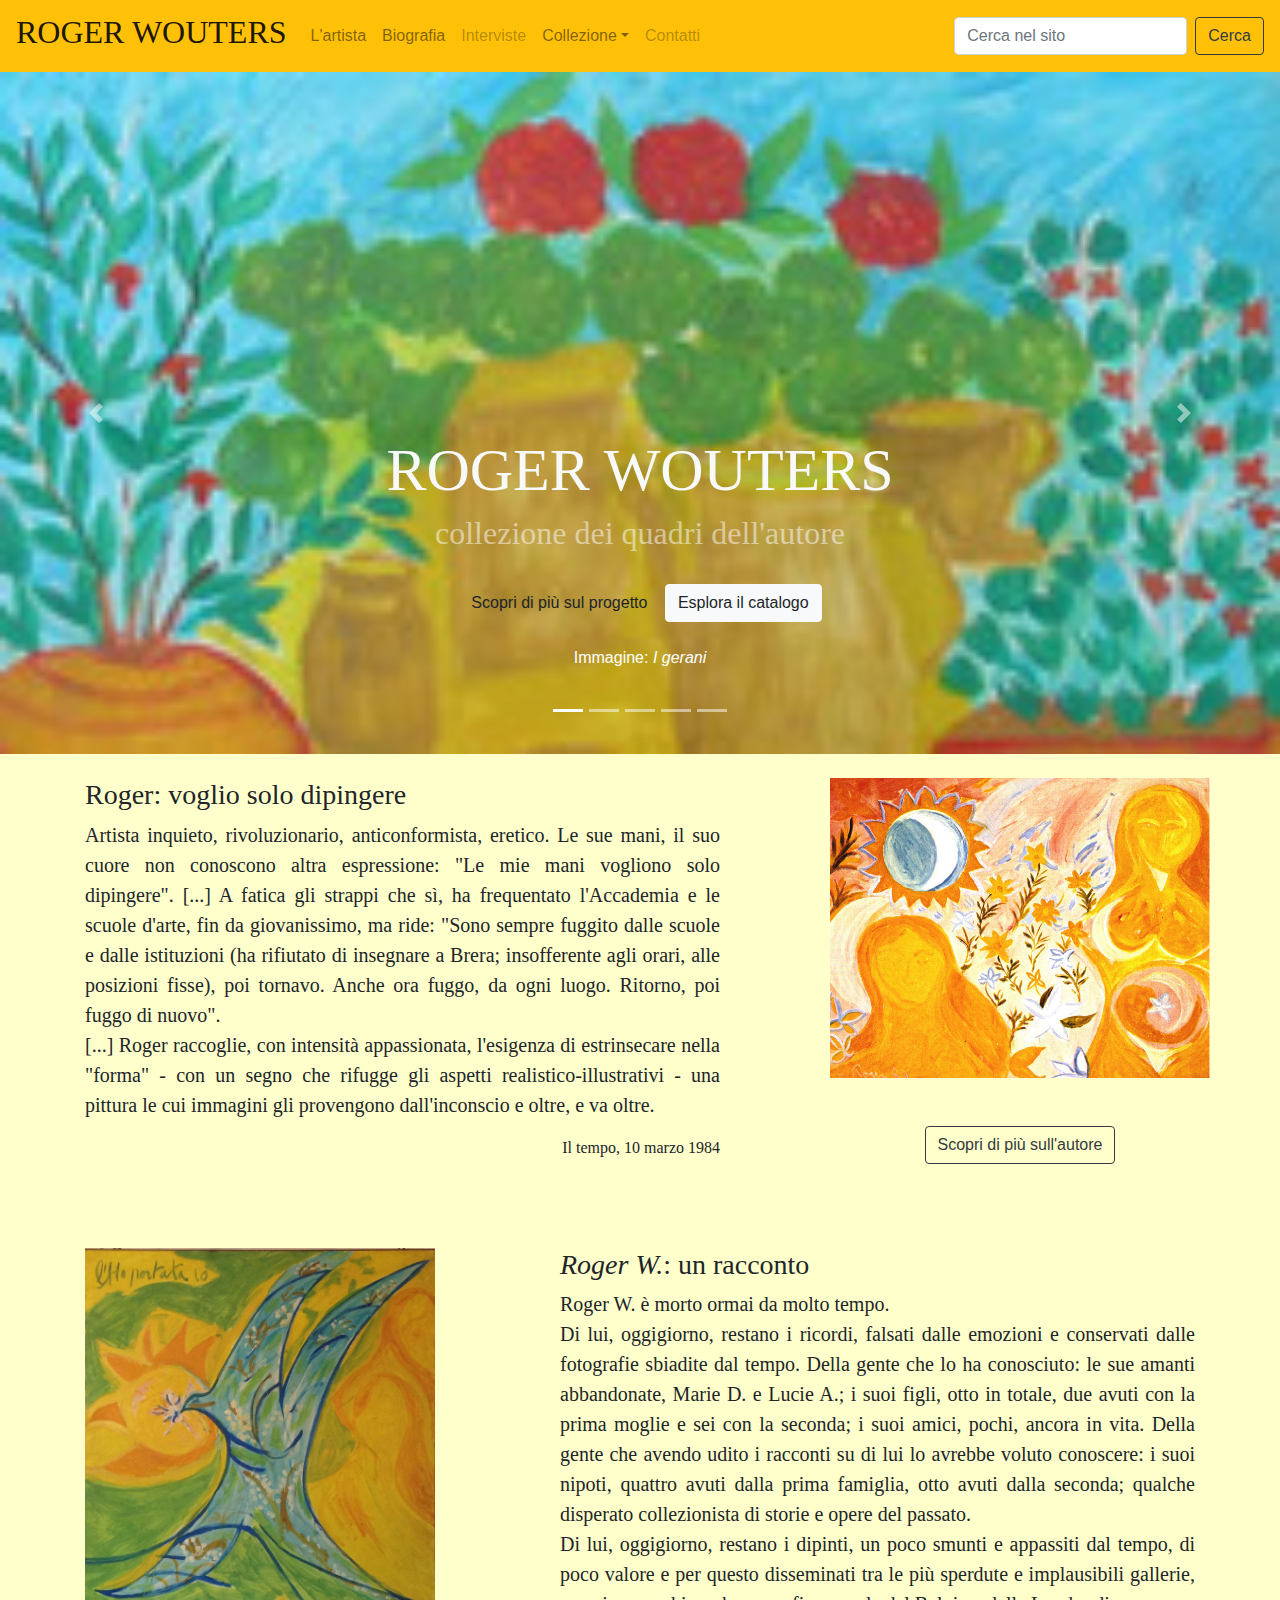
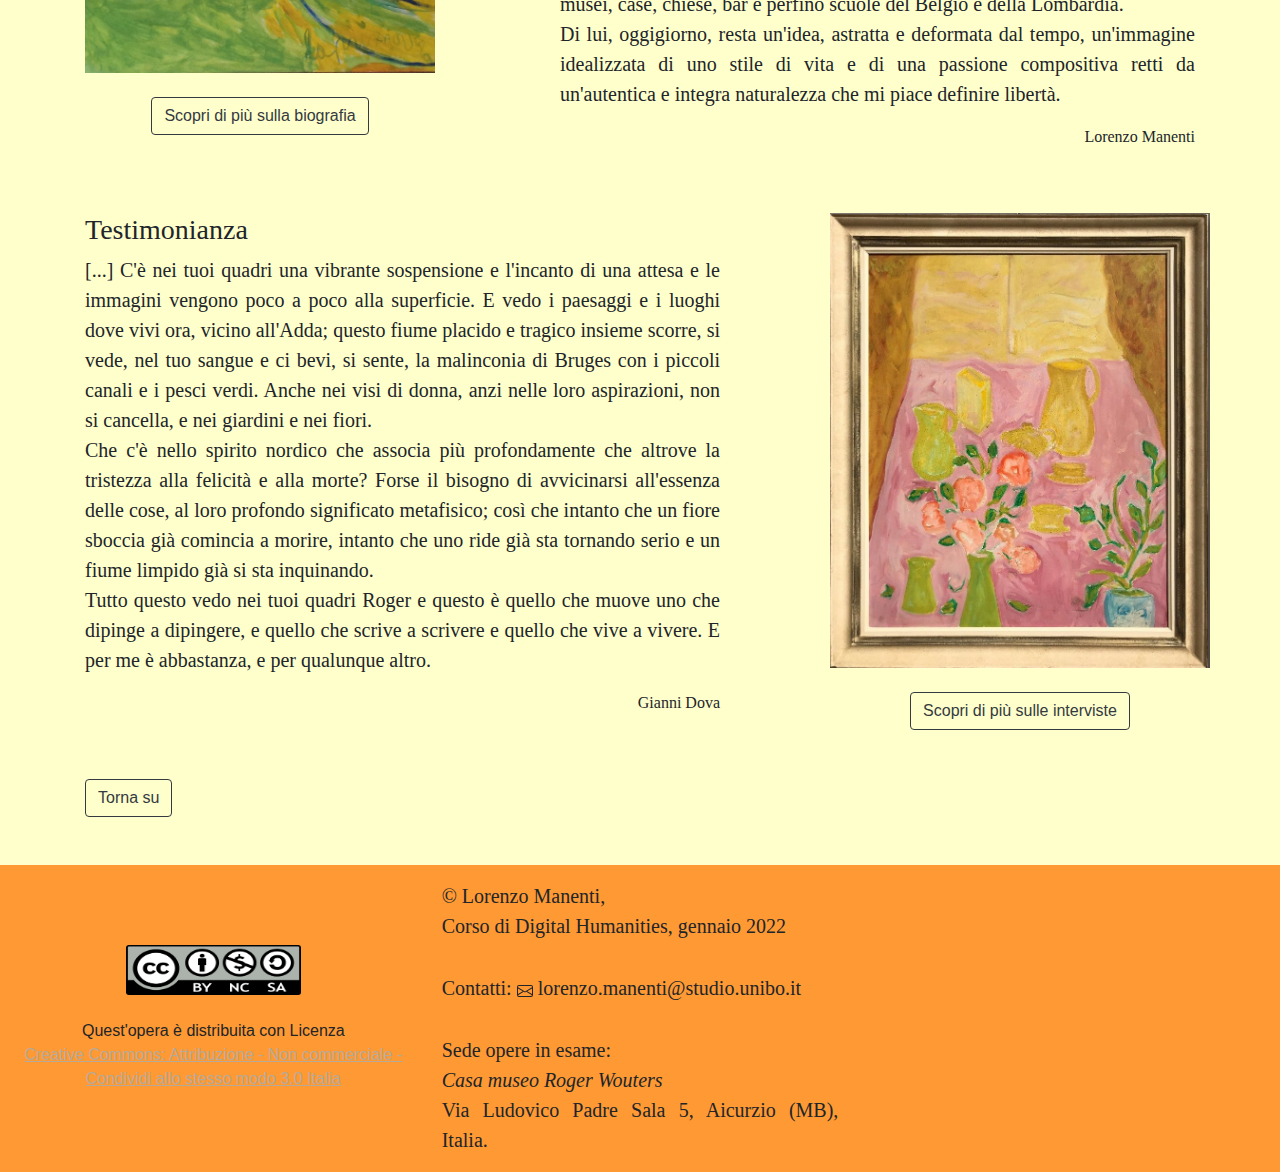
<file: index.html>
<!DOCTYPE html>
<html lang="it">

<head>
	<title>ROGER WOUTERS</title>

	<!-- I meta servono per metadatare cioé descrivere il mio documento -->
	<meta charset="UTF-8" />
	<meta name="keywords" content="Roger Wouters, Lorenzo Manenti, arte"/>
	<meta name="description" content="Opere e biografia di Roger Wouters"/>
	<meta name="author" content="Lorenzo Manenti"/>
	<meta name="viewport" content="width=device-width, intial-scale=1-0"/>
	<!--Dovrebbe essere per rendere responsive-->
	<!--metadati DC-->
	<meta name="DC.title" content="I quadri di Roger Wouters">
	<meta name="DC.creator" content="Lorenzo Manenti">
	<meta name="DC.subject" content="raccolta">
	<meta name="DC.subject" content="quadri Roger Wouters">
	<meta name="DC.subject" content="pittura">
	<meta name="DC.subject" content="XML/TEI">
	<meta name="DC.description" content="raccolta completa dei quadri di Roger Wouters con informazioni sulla vita dell'autore">
	<meta name="DC.publisher" content="Università di Bologna">
	<meta name="DC.date" content="2022-01-27">
	<meta name="DC.type" content="sito web">
	<meta name="DC.format" content="HTML/CSS/JS/XML">
	<meta name="DC.identifier" content="https://lorenzomanenti19.github.io/rogerwouters/"> 
	<meta name="DC.language" content="it">
	<meta name="DC.relation" content="http://www.rogerwouters.com">
	<meta name="DC.coverage" content="Bologna">
	<meta name="DC.rights" content="Copyright 2022 Lorenzo Manenti - Attribuzione - Non commerciale - Condividi allo stesso modo 3.0 Italia (CC BY-NC-SA)">

	<link rel="stylesheet" type="text/css" href="bootstrap/css/bootstrap.min.css">
	<link rel="stylesheet" href="style/style.css" />
	<!--voglio utilizzare i nomi delle icone di google così come sono nel CSS google-->
	<link rel="stylesheet" href="https://fonts.googleapis.com/icon?family=Material+Icons">



</head>

<body>
	<header>
		<!--Ho usato Bootstrap per fare la navbar-->
		<nav class="navbar navbar-expand-lg navbar-light bg-warning">
			<a class="navbar-brand menu-item active" href="index.html">
				<h2>ROGER WOUTERS</h2>
			</a>
			<button class="navbar-toggler" type="button" data-toggle="collapse" data-target="#navbarScroll" aria-controls="navbarScroll" aria-expanded="false" aria-label="Toggle navigation">
				<span class="navbar-toggler-icon"></span>
			</button>
			<div class="collapse navbar-collapse" id="navbarScroll">
				<ul class="navbar-nav mr-auto my-2 my-lg-0 navbar-nav-scroll" style="max-height: 100px;">
					<li class="nav-item">
						<a class="nav-link menu-item" href="artista.html">L'artista</a>
					</li>
					<li class="nav-item">
						<a class="nav-link menu-item" href="biografia.html">Biografia</a>
					</li>
					<li class="nav-item">
						<a class="nav-link disabled menu-item">Interviste</a>
					</li>
					<li class="nav-item dropdown">
						<a class="nav-link dropdown-toggle menu-item" href="browser.html" id="navbarScrollingDropdown" role="button" data-toggle="dropdown" aria-expanded="false">Collezione</a>
						<ul class="dropdown-menu" aria-labelledby="navbarScrollingDropdown">
							<li><a class="dropdown-item menu-item" href="browser.html">Tutti i quadri</a></li>
							<li>
								<hr class="dropdown-divider">
							</li>
							<li><a class="dropdown-item menu-item" href="disabled">Primi anni</a></li>
							<li><a class="dropdown-item menu-item" href="disabled">Anni italiani</a></li>
							<li><a class="dropdown-item menu-item" href="disabled">Ultimi anni</a></li>
						</ul>
					</li>
					<li class="nav-item">
						<a class="nav-link disabled menu-item">Contatti</a>
					</li>
				</ul>
				<form class="d-flex">
					<input class="form-control mr-2" type="search" placeholder="Cerca nel sito" aria-label="Cerca nel sito">
					<button class="btn btn-outline-dark" type="submit">Cerca</button>
				</form>
			</div>
		</nav>

		<div id="carouselExampleCaptions" class="carousel carousel-home slide" data-ride="carousel">
			<ol class="carousel-indicators p-3">
				<li data-target="#carouselExampleCaptions" data-slide-to="0" class="active"></li>
				<li data-target="#carouselExampleCaptions" data-slide-to="1"></li>
				<li data-target="#carouselExampleCaptions" data-slide-to="2"></li>
				<li data-target="#carouselExampleCaptions" data-slide-to="3"></li>
				<li data-target="#carouselExampleCaptions" data-slide-to="4"></li>
			</ol>
			<div class="carousel-inner">
				<div class="carousel-item active">
					<img src="immaginimod/tulipanisfondo.jpeg" class="d-block w-100" alt="I gerani" id="Gerani">
					<div class="carousel-caption d-none d-md-block p-5">
						<h1 class="text-light">ROGER WOUTERS</h1>
						<h2 class="text-white-50">collezione dei quadri dell'autore</h2>
						<a href="#scopri-di-piu" class="btn btn-blue mt-4" title="Scopri di più">Scopri di
							più sul progetto</a>
						<a href="browser.html" class="btn btn-light mt-4" title="Esplora il catalogo">Esplora il catalogo</a>
						<p class="img-caption mt-4">Immagine: <em>I gerani</em></p>
					</div>
				</div>

				<div class="carousel-item">
					<img src="immaginimod/dehandvissfondo.jpeg" class="d-block w-100" alt="De handvis" id="De handvis">
					<div class="carousel-caption d-none d-md-block p-5">
						<h1 class="text-light">ROGER WOUTERS</h1>
						<h2 class="text-white-50">collezione dei quadri dell'autore</h2>
						<a href="#scopri-di-piu" class="btn btn-blue mt-4" title="Scopri di più">Scopri di più sui primi anni</a>
						<a href="browser.html" class="btn btn-light mt-4" title="Esplora il catalogo">Esplora il catalogo</a>
						<p class="img-caption mt-4">Immagine: <em>De Handvis</em></p>
					</div>
				</div>
				<div class="carousel-item">
					<img src="immaginimod/paesaggioinvernalesfondo.jpeg" class="d-block w-100" alt="paesaggio invernale">
					<div class="carousel-caption d-none d-md-block p-5">
						<h1 class="text-light">ROGER WOUTERS</h1>
						<h2 class="text-light-50">collezione dei quadri dell'autore</h2>
						<a href="#scopri-di-piu" class="btn btn-blue mt-4" title="Scopri di più">Scopri di più sugli anni italiani</a>
						<a href="browser.html" class="btn btn-light mt-4" title="Esplora il catalogo">Esplora il catalogo</a>
						<p class="img-caption mt-4">Immagine: <em>Paesaggio invernale</em></p>
					</div>
				</div>
				<div class="carousel-item">
					<img src="immaginimod/ramiromod.jpg" class="d-block w-100" alt="ramiro" id="tulipani">
					<div class="carousel-caption d-none d-md-block p-5">
						<h1 class="text-light">ROGER WOUTERS</h1>
						<h2 class="text-white-50">collezione dei quadri dell'autore</h2>
						<a href="#scopri-di-piu" class="btn btn-blue mt-4" title="Scopri di più">Scopri di più sugli ultimi anni</a>
						<a href="browser.html" class="btn btn-light mt-4" title="Esplora il catalogo">Esplora il catalogo</a>
						<p class="img-caption mt-4">Immagine: <em>Ramiro</em></p>
					</div>
				</div>
			</div>
			<a class="carousel-control-prev" href="#carouselExampleCaptions" role="button" data-slide="prev" title="Avanti">
				<span class="carousel-control-prev-icon" aria-hidden="true"></span>
				<span class="sr-only">Previous</span>
			</a>
			<a class="carousel-control-next" href="#carouselExampleCaptions" role="button" data-slide="next" title="Indietro">
				<span class="carousel-control-next-icon" aria-hidden="true"></span>
				<span class="sr-only">Next</span>
			</a>
		</div>
	</header>


	<section id="sfondo">
		<div class="container">
			<br>
			<div class="row placeholder">
				<div class="col-md-7">
					<h3>Roger: voglio solo dipingere</h3>
					<p class="lead">
						Artista inquieto, rivoluzionario, anticonformista, eretico.
						Le sue mani, il suo cuore non conoscono altra espressione: "Le mie mani vogliono solo dipingere". [...] A fatica gli strappi che
						sì, ha frequentato l'Accademia e le scuole d'arte, fin da giovanissimo, ma ride: "Sono sempre fuggito dalle scuole e dalle istituzioni (ha rifiutato di insegnare a Brera; insofferente agli orari, alle posizioni fisse), poi tornavo. Anche ora fuggo, da ogni luogo. Ritorno, poi fuggo di nuovo".
						<br>
						[...] Roger raccoglie, con intensità appassionata, l'esigenza di estrinsecare nella "forma" - con un segno che rifugge gli aspetti realistico-illustrativi - una pittura le cui immagini gli provengono dall'inconscio e oltre, e va oltre.
					</p>
					<p id="firma">
					Il tempo, 10 marzo 1984
					</p>
					<br>
				</div>
				<div class="col-md-1">
				</div>
				<div class="col-md-4">
					<div class="row">
						<img class="img-fluid" src="immagini/madreefiglia.jpeg" alt="Madre e figlia" title="Madre e figlia, 1967">
					</div>
					<br>
					<br>
					<div class="row">
						<a href="artista.html" class="btn btn-outline-dark mx-auto">Scopri di più sull'autore</a>
					</div>
				</div>
			</div>
			<br>
			<br>
			<div class="row placeholder">
				<div class="col-md-4"> 
					<img class="img-fluid" src="immagini/lhoportataio.jpeg" alt="L'ho portata io" title="L'ho portata io, 1982">
					<br>
					<br>
					<div class="row">
						<a href="biografia.html" class="btn btn-outline-dark mx-auto">Scopri di più sulla biografia</a>
					</div>
				</div>
				<div class="col-md-1">
				</div>
				<div class="col-md-7">
					<h3><i>Roger W.</i>: un racconto</h3>
					<p class="lead">
					Roger W. è morto ormai da molto tempo. 
					<br>
					Di lui, oggigiorno, restano i ricordi, falsati dalle emozioni e conservati dalle fotografie sbiadite dal tempo. Della gente che lo ha conosciuto: le sue amanti abbandonate, Marie D. e Lucie A.; i suoi figli, otto in totale, due avuti con la prima moglie e sei con la seconda; i suoi amici, pochi, ancora in vita. Della gente che avendo udito i racconti su di lui lo avrebbe voluto conoscere: i suoi nipoti, quattro avuti dalla prima famiglia, otto avuti dalla seconda; qualche disperato collezionista di storie e opere del passato. 
					<br>
					Di lui, oggigiorno, restano i dipinti, un poco smunti e appassiti dal tempo, di poco valore e per questo disseminati tra le più sperdute e implausibili gallerie, musei, case, chiese, bar e perfino scuole del Belgio e della Lombardia. 
					<br>
					Di lui, oggigiorno, resta un'idea, astratta e deformata dal tempo, un'immagine idealizzata di uno stile di vita e di una passione compositiva retti da un'autentica e integra naturalezza che mi piace definire libertà.
					</p>
					<p id="firma">
					Lorenzo Manenti
					</p>
				</div>
			</div>
			<br>
			<br>
			<div class="row placeholder">
				<div class="col-md-7">
					<h3>Testimonianza</h3>
					<p class="lead">
						[...] C'è nei tuoi quadri una vibrante sospensione e l'incanto di una attesa e le immagini vengono poco a poco alla superficie. E vedo i paesaggi e i luoghi dove vivi ora, vicino all'Adda; questo fiume placido e tragico insieme scorre, si vede, nel tuo sangue e ci bevi, si sente, la malinconia di Bruges con i piccoli canali e i pesci verdi. Anche nei visi di donna, anzi nelle loro aspirazioni, non si cancella, e nei giardini e nei fiori.
						<br>
						Che c'è nello spirito nordico che associa più profondamente che altrove la tristezza alla felicità e alla morte? Forse il bisogno di avvicinarsi all'essenza delle cose, al loro profondo significato metafisico; così che intanto che un
						fiore sboccia già comincia a morire, intanto che uno ride già sta tornando serio e un fiume limpido già si sta inquinando.
						<br>
						Tutto questo vedo nei tuoi quadri Roger e questo è quello che muove uno che dipinge a dipingere, e quello che scrive a scrivere e quello che vive a vivere.
						E per me è abbastanza, e per qualunque altro.
						<br>
					</p> 
					<p id="firma">
					Gianni Dova
					</p>
				</div>	
				<div class="col-md-1">
				</div>
				<div class="col-md-4">
					<div class="row">
						<img class="img-fluid" src="immagini/zondagmorgencopia.jpeg" alt="Zondag morgen" title="Zondag morgen, 1969">
					</div>
					<br>
					<div class="row">
						<a href="interviste.html" class="btn btn-outline-dark mx-auto">Scopri di più sulle interviste</a>
					</div>
				</div>
			</div>
		</div>
		<br>
		<br>
		<!--TASTO TORNA SU collegato id="top" nella navbar-->
		<div class="container">
			<a href="#top" class="btn btn-outline-dark">Torna su</a>
		</div>
		<br>
		<br>
	</section>
	<footer>
		<div class="container-fluid">
		    <div class="row justify-content-between align-items-center">
			    <div class="col-md-4">
			        <a rel="license" href="https://creativecommons.org/licenses/by-nc-sa/3.0/it/" target="_blank"><img alt="Licenza Creative Commons" src="creativecommons.png" id="creative">
			        <br>
			        <br>
			        </a>
			        Quest'opera è distribuita con Licenza
			        <br>
			        <a rel="license" href="http://creativecommons.org/licenses/by-nc-nd/3.0/" class="link" target="_blank">Creative Commons: Attribuzione - Non commerciale - Condividi allo stesso modo 3.0 Italia</a>
			    </div>
			    <div class="col-md-4">
			       	<p class="lead mb-0 pb-1 pt-1">&copy; Lorenzo Manenti, 
			       	<br>
			        Corso di Digital Humanities, gennaio 2022
			    	</p>
			        <br>
				    <p class="lead mb-0 pb-1 pt-1">
				    <b>Contatti:</b>
				    <svg xmlns="http://www.w3.org/2000/svg" width="16" height="16" fill="currentColor" class="bi bi-envelope" viewBox="0 0 16 16">
				    <path d="M0 4a2 2 0 0 1 2-2h12a2 2 0 0 1 2 2v8a2 2 0 0 1-2 2H2a2 2 0 0 1-2-2V4zm2-1a1 1 0 0 0-1 1v.217l7 4.2 7-4.2V4a1 1 0 0 0-1-1H2zm13 2.383-4.758 2.855L15 11.114v-5.73zm-.034 6.878L9.271 8.82 8 9.583 6.728 8.82l-5.694 3.44A1 1 0 0 0 2 13h12a1 1 0 0 0 .966-.739zM1 11.114l4.758-2.876L1 5.383v5.73z"/>
				    </svg>
				    lorenzo.manenti@studio.unibo.it
				    </p>
				    <br>
				    <p class="lead mb-0 pb-1 pt-1"><b>Sede opere in esame:</b> 
			        <br><i>Casa museo Roger Wouters</i> 
			        <br>Via Ludovico Padre Sala 5, Aicurzio (MB), Italia. 
			        </p>
			    </div>
			    <div class="col-md-4">
			        <iframe src="https://www.google.com/maps/embed?pb=!1m18!1m12!1m3!1d697.3986298194437!2d9.41319182925009!3d45.63888139869395!2m3!1f0!2f0!3f0!3m2!1i1024!2i768!4f13.1!3m3!1m2!1s0x4786b19a88869ffb%3A0xf96f136ffa3da013!2sVia%20Padre%20Antonio%20Ludovico%20Sala%2C%205%2C%2020886%20Aicurzio%20MB!5e0!3m2!1sit!2sit!4v1643198783852!5m2!1sit!2sit" width="600" height="450" style="border:0;" allowfullscreen="" loading="lazy"></iframe>
			    </div>
		   	</div>
		</div>
	</footer>
	<script src="https://code.jquery.com/jquery-3.5.1.slim.min.js" integrity="sha384-DfXdz2htPH0lsSSs5nCTpuj/zy4C+OGpamoFVy38MVBnE+IbbVYUew+OrCXaRkfj" crossorigin="anonymous"></script>
	<!--Bootstrap JS -->
	<script src="bootstrap/js/bootstrap.bundle.min.js"> </script>
	<!--importazione jquery necessaria per Bootstrap -->
</body>

</html>
</file>
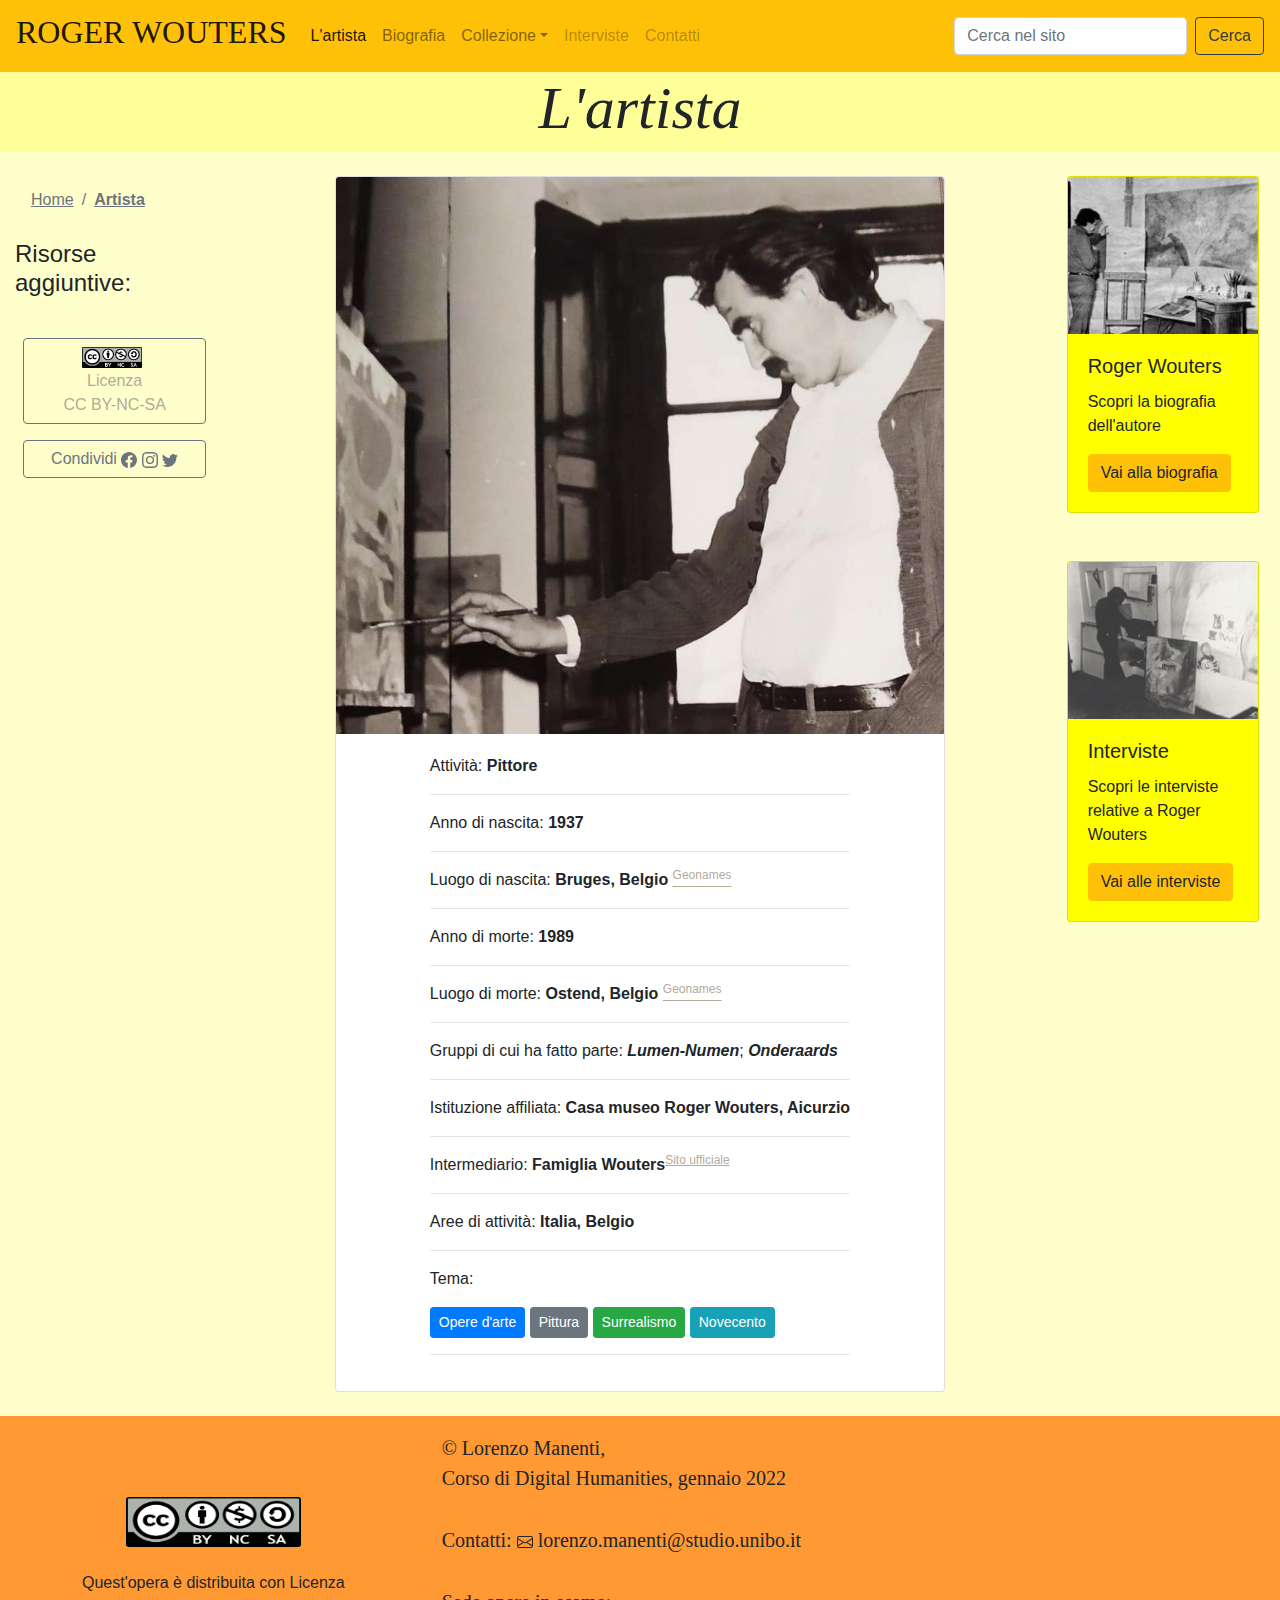
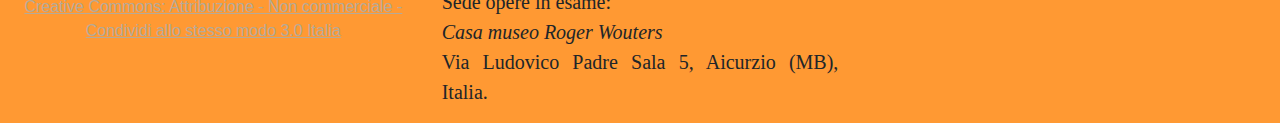
<file: artista.html>
<!DOCTYPE html>
<html lang="it">

<head>
	<title>Roger Wouters</title>

	<!-- I meta servono per metadatare cioé descrivere il mio documento -->
	<meta charset="UTF-8" />
	<meta name="keywords" content="Roger Wouters, Lorenzo Manenti, arte" />
	<meta name="description" content="Opere e biografia di Roger Wouters" />
	<meta name="author" content="Lorenzo Manenti" />
	<meta name="viewport" content="width=device-width, intial-scale=1-0" />
	<!--Dovrebbe essere per rendere responsive-->

	<link rel="stylesheet" type="text/css" href="bootstrap/css/bootstrap.min.css">
	<link rel="stylesheet" href="style/style.css" />
	<!--voglio utilizzare i nomi delle icone di google così come sono nel CSS google-->
	<link rel="stylesheet" href="https://fonts.googleapis.com/icon?family=Material+Icons">
</head>

<body>
	<header>
		<nav class="navbar navbar-expand-lg navbar-light bg-warning">
			<a class="navbar-brand menu-item" href="index.html">
				<h2>ROGER WOUTERS</h2>
			</a>
			<button class="navbar-toggler" type="button" data-toggle="collapse" data-target="#navbarScroll" aria-controls="navbarScroll" aria-expanded="false" aria-label="Toggle navigation">
				<span class="navbar-toggler-icon"></span>
			</button>
			<div class="collapse navbar-collapse" id="navbarScroll">
				<ul class="navbar-nav mr-auto my-2 my-lg-0 navbar-nav-scroll" style="max-height: 100px;">
					<li class="nav-item">
						<a class="nav-link menu-item active" href="artista.html">L'artista<span class="sr-only">(current)</span></a>
					</li>
					<li class="nav-item">
						<a class="nav-link menu-item" href="biografia.html">Biografia</a>
					</li>
					<li class="nav-item dropdown">
						<a class="nav-link dropdown-toggle menu-item" href="browser.html" id="navbarScrollingDropdown" role="button" data-toggle="dropdown" aria-expanded="false">Collezione</a>
						<ul class="dropdown-menu" aria-labelledby="navbarScrollingDropdown">
							<li><a class="dropdown-item menu-item" href="browser.html">Tutti i quadri</a></li>
							<li>
								<hr class="dropdown-divider">
							</li>
							<li><a class="dropdown-item menu-item" href="disabled">Primi anni</a></li>
							<li><a class="dropdown-item menu-item" href="anniitaliani.html">Anni italiani</a></li>
							<li><a class="dropdown-item menu-item" href="disabled">Ultimi anni</a></li>
						</ul>
					</li>
					<li class="nav-item">
						<a class="nav-link disabled menu-item">Interviste</a>
					</li>
					<li class="nav-item">
						<a class="nav-link disabled menu-item">Contatti</a>
					</li>
				</ul>
				<form class="d-flex">
					<input class="form-control mr-2" type="search" placeholder="Cerca nel sito" aria-label="Cerca nel sito">
					<button class="btn btn-outline-dark" type="submit">Cerca</button>
				</form>
			</div>
		</nav>
	</header>

	<section id="sfondo">
		<div class="container-fluid">
			<div class="row">
				<div class="container-fluid" id="fasciaintestazione">
					<h1><i>L'artista</i></h1>
				</div>
			</div>
			<br>
			<div class="row">
				<div class="col-md-2">
					<aside>
	                    <nav aria-label="breadcrumb">
							<ol class="breadcrumb">
								<li class="breadcrumb-item"><a class="breadcrumb-link" href="index.html">Home</a></li>
								<li class="breadcrumb-item"><a class="breadcrumb-link" href="artista.html"><b>Artista</b></a></li>
							</ol>
						</nav>
						<h4 class="mb-2">Risorse aggiuntive:</h4>
						<br>
						<div class="btn-group-toggle">
							<label class="btn btn-outline-secondary m-2 w-100">
								<input type="radio">
									<!-- licenza -->
								<a class="menu-item" href="https://creativecommons.org/licenses/by-nc-sa/3.0/it/" target="_blank" title="Licenza Creative Commons CC-BY-NC-SA">
									<img id="licenza" alt="Creative Commons License" src="creativecommons.png" /><br>Licenza<br> CC BY-NC-SA</a>
							</label>
						</div>
	                       
						<div class="btn-group-toggle">
							<label class="btn btn-outline-secondary m-2 w-100">
								<input type="radio"> Condividi
								<svg xmlns="http://www.w3.org/2000/svg" width="16" height="16" fill="currentColor" class="bi bi-facebook" viewBox="0 0 16 16">
		  							<path d="M16 8.049c0-4.446-3.582-8.05-8-8.05C3.58 0-.002 3.603-.002 8.05c0 4.017 2.926 7.347 6.75 7.951v-5.625h-2.03V8.05H6.75V6.275c0-2.017 1.195-3.131 3.022-3.131.876 0 1.791.157 1.791.157v1.98h-1.009c-.993 0-1.303.621-1.303 1.258v1.51h2.218l-.354 2.326H9.25V16c3.824-.604 6.75-3.934 6.75-7.951z"/>
								</svg>
								<svg xmlns="http://www.w3.org/2000/svg" width="16" height="16" fill="currentColor" class="bi bi-instagram" viewBox="0 0 16 16">
									<path d="M8 0C5.829 0 5.556.01 4.703.048 3.85.088 3.269.222 2.76.42a3.917 3.917 0 0 0-1.417.923A3.927 3.927 0 0 0 .42 2.76C.222 3.268.087 3.85.048 4.7.01 5.555 0 5.827 0 8.001c0 2.172.01 2.444.048 3.297.04.852.174 1.433.372 1.942.205.526.478.972.923 1.417.444.445.89.719 1.416.923.51.198 1.09.333 1.942.372C5.555 15.99 5.827 16 8 16s2.444-.01 3.298-.048c.851-.04 1.434-.174 1.943-.372a3.916 3.916 0 0 0 1.416-.923c.445-.445.718-.891.923-1.417.197-.509.332-1.09.372-1.942C15.99 10.445 16 10.173 16 8s-.01-2.445-.048-3.299c-.04-.851-.175-1.433-.372-1.941a3.926 3.926 0 0 0-.923-1.417A3.911 3.911 0 0 0 13.24.42c-.51-.198-1.092-.333-1.943-.372C10.443.01 10.172 0 7.998 0h.003zm-.717 1.442h.718c2.136 0 2.389.007 3.232.046.78.035 1.204.166 1.486.275.373.145.64.319.92.599.28.28.453.546.598.92.11.281.24.705.275 1.485.039.843.047 1.096.047 3.231s-.008 2.389-.047 3.232c-.035.78-.166 1.203-.275 1.485a2.47 2.47 0 0 1-.599.919c-.28.28-.546.453-.92.598-.28.11-.704.24-1.485.276-.843.038-1.096.047-3.232.047s-2.39-.009-3.233-.047c-.78-.036-1.203-.166-1.485-.276a2.478 2.478 0 0 1-.92-.598 2.48 2.48 0 0 1-.6-.92c-.109-.281-.24-.705-.275-1.485-.038-.843-.046-1.096-.046-3.233 0-2.136.008-2.388.046-3.231.036-.78.166-1.204.276-1.486.145-.373.319-.64.599-.92.28-.28.546-.453.92-.598.282-.11.705-.24 1.485-.276.738-.034 1.024-.044 2.515-.045v.002zm4.988 1.328a.96.96 0 1 0 0 1.92.96.96 0 0 0 0-1.92zm-4.27 1.122a4.109 4.109 0 1 0 0 8.217 4.109 4.109 0 0 0 0-8.217zm0 1.441a2.667 2.667 0 1 1 0 5.334 2.667 2.667 0 0 1 0-5.334z"/>
								</svg>
								<svg xmlns="http://www.w3.org/2000/svg" width="16" height="16" fill="currentColor" class="bi bi-twitter" viewBox="0 0 16 16">
									<path d="M5.026 15c6.038 0 9.341-5.003 9.341-9.334 0-.14 0-.282-.006-.422A6.685 6.685 0 0 0 16 3.542a6.658 6.658 0 0 1-1.889.518 3.301 3.301 0 0 0 1.447-1.817 6.533 6.533 0 0 1-2.087.793A3.286 3.286 0 0 0 7.875 6.03a9.325 9.325 0 0 1-6.767-3.429 3.289 3.289 0 0 0 1.018 4.382A3.323 3.323 0 0 1 .64 6.575v.045a3.288 3.288 0 0 0 2.632 3.218 3.203 3.203 0 0 1-.865.115 3.23 3.23 0 0 1-.614-.057 3.283 3.283 0 0 0 3.067 2.277A6.588 6.588 0 0 1 .78 13.58a6.32 6.32 0 0 1-.78-.045A9.344 9.344 0 0 0 5.026 15z"/>
								</svg>
							</label>
						</div>
	                </aside>
	            </div>
				<div class="col-md-1">
				</div>
				<div class="col-md-6">
					<div class="card w-100 align-items-md-center">
						<img class="card-img-top" src="immagini/roger/roger.jpeg" alt="Card image cap">
						<!-- metadati -->
						<div class="card-body">
							<p class="card-text">Attività: <b>Pittore</b>
							</p>
							<hr>
							<p class="card-text">Anno di nascita: <b>1937</b>
							</p>
							<hr>
							<p class="card-text">Luogo di nascita: <b>Bruges, Belgio</b> <a href="https://www.geonames.org/2800931/brugge.html" target="_blank" title="Bruges, Belgio"><sup>Geonames</sup></a></p>
							<hr>
							<p class="card-text">Anno di morte: <b>1989</b></p>
							<hr>
							<p class="card-text">Luogo di morte: <b>Ostend, Belgio</b> <a href="http://www.geonames.org/2789786/ostend.html" target="_blank" title="Ostend, Belgio"><sup>Geonames</sup></a></p>
							<hr>
							<p class="card-text">Gruppi di cui ha fatto parte: <b><i>Lumen-Numen</i></b>; <b><i>Onderaards</i></b></p>
							<hr>
							<p class="card-text">Istituzione affiliata: <b>Casa museo Roger Wouters, Aicurzio</a></b>
							</p>
							<hr>
							<p class="card-text">Intermediario: <b>Famiglia Wouters</b><sup><a href="http://www.rogerwouters.com" title="famiglia Wouters">Sito ufficiale</a></sup></p>
							<hr>
							<p class="card-text">Aree di attività: <b>Italia, Belgio</b>
							</p>
							<hr>
							<p class="card-text">Tema:</p>
							<!-- tag -->
							<div>
								<button type="button" class="btn btn-primary btn-sm"><i class="bi bi-tag-fill"></i>Opere d'arte</button>
								<button type="button" class="btn btn-secondary btn-sm"><i class="bi bi-tag-fill"></i>Pittura</button>
								<button type="button" class="btn btn-success btn-sm"><i class="bi bi-tag-fill"></i>Surrealismo</button>
								<button type="button" class="btn btn-info btn-sm"><i class="bi bi-tag-fill"></i>Novecento</button>
							</div>
							<hr>
						</div>
					</div>
				</div>
				<div class="col-md-1">
				</div>
				<div class="col-md-2">
					<div class="row">
						<div class="card aside-card">
							<img src="immagini/roger/foto03.jpeg" class="card-img-top" alt="...">
							<div class="card-body">
								<h5 class="card-title">Roger Wouters</h5>
								<p class="card-text">Scopri la biografia dell'autore</p>
								<a href="biografia.html" class="btn btn-warning">Vai alla biografia</a>
							</div>
						</div>
					</div>
					<br>
					<br>
					<div class="row">
						<div class="card aside-card">
							<img src="immagini/roger/foto07.jpeg" class="card-img-top" alt="...">
							<div class="card-body">
								<h5 class="card-title">Interviste</h5>
								<p class="card-text">Scopri le interviste relative a Roger Wouters</p>
								<a href="disabled" class="btn btn-warning">Vai alle interviste</a>
							</div>
						</div>
					</div>
				</div>
			</div>
		</div>
		<br>
	</section>
	<footer>
		<div class="container-fluid">
		    <div class="row justify-content-between align-items-center">
			    <div class="col-md-4">
			        <a rel="license" href="https://creativecommons.org/licenses/by-nc-sa/3.0/it/" target="_blank"><img alt="Licenza Creative Commons" src="creativecommons.png" id="creative">
			        <br>
			        <br>
			        </a>
			        Quest'opera è distribuita con Licenza
			        <br>
			        <a rel="license" href="http://creativecommons.org/licenses/by-nc-nd/3.0/" class="link" target="_blank">Creative Commons: Attribuzione - Non commerciale - Condividi allo stesso modo 3.0 Italia</a>
			    </div>
			    <div class="col-md-4">
			       	<p class="lead mb-0 pb-1 pt-1">&copy; Lorenzo Manenti, 
			       	<br>
			        Corso di Digital Humanities, gennaio 2022
			    	</p>
			        <br>
				    <p class="lead mb-0 pb-1 pt-1">
				    <b>Contatti:</b>
				    <svg xmlns="http://www.w3.org/2000/svg" width="16" height="16" fill="currentColor" class="bi bi-envelope" viewBox="0 0 16 16">
				    <path d="M0 4a2 2 0 0 1 2-2h12a2 2 0 0 1 2 2v8a2 2 0 0 1-2 2H2a2 2 0 0 1-2-2V4zm2-1a1 1 0 0 0-1 1v.217l7 4.2 7-4.2V4a1 1 0 0 0-1-1H2zm13 2.383-4.758 2.855L15 11.114v-5.73zm-.034 6.878L9.271 8.82 8 9.583 6.728 8.82l-5.694 3.44A1 1 0 0 0 2 13h12a1 1 0 0 0 .966-.739zM1 11.114l4.758-2.876L1 5.383v5.73z"/>
				    </svg>
				    lorenzo.manenti@studio.unibo.it
				    </p>
				    <br>
				    <p class="lead mb-0 pb-1 pt-1"><b>Sede opere in esame:</b> 
			        <br><i>Casa museo Roger Wouters</i> 
			        <br>Via Ludovico Padre Sala 5, Aicurzio (MB), Italia. 
			        </p>
			    </div>
			    <div class="col-md-4">
			        <iframe src="https://www.google.com/maps/embed?pb=!1m18!1m12!1m3!1d697.3986298194437!2d9.41319182925009!3d45.63888139869395!2m3!1f0!2f0!3f0!3m2!1i1024!2i768!4f13.1!3m3!1m2!1s0x4786b19a88869ffb%3A0xf96f136ffa3da013!2sVia%20Padre%20Antonio%20Ludovico%20Sala%2C%205%2C%2020886%20Aicurzio%20MB!5e0!3m2!1sit!2sit!4v1643198783852!5m2!1sit!2sit" width="600" height="450" style="border:0;" allowfullscreen="" loading="lazy"></iframe>
			    </div>
		   	</div>
		</div>
	</footer>
	<script src="https://code.jquery.com/jquery-3.5.1.slim.min.js" integrity="sha384-DfXdz2htPH0lsSSs5nCTpuj/zy4C+OGpamoFVy38MVBnE+IbbVYUew+OrCXaRkfj" crossorigin="anonymous"></script>
	<!--Bootstrap JS -->
	<script src="bootstrap/js/bootstrap.bundle.min.js"> </script>
	<!--importazione jquery necessaria per Bootstrap -->
</body>

</html>
</file>
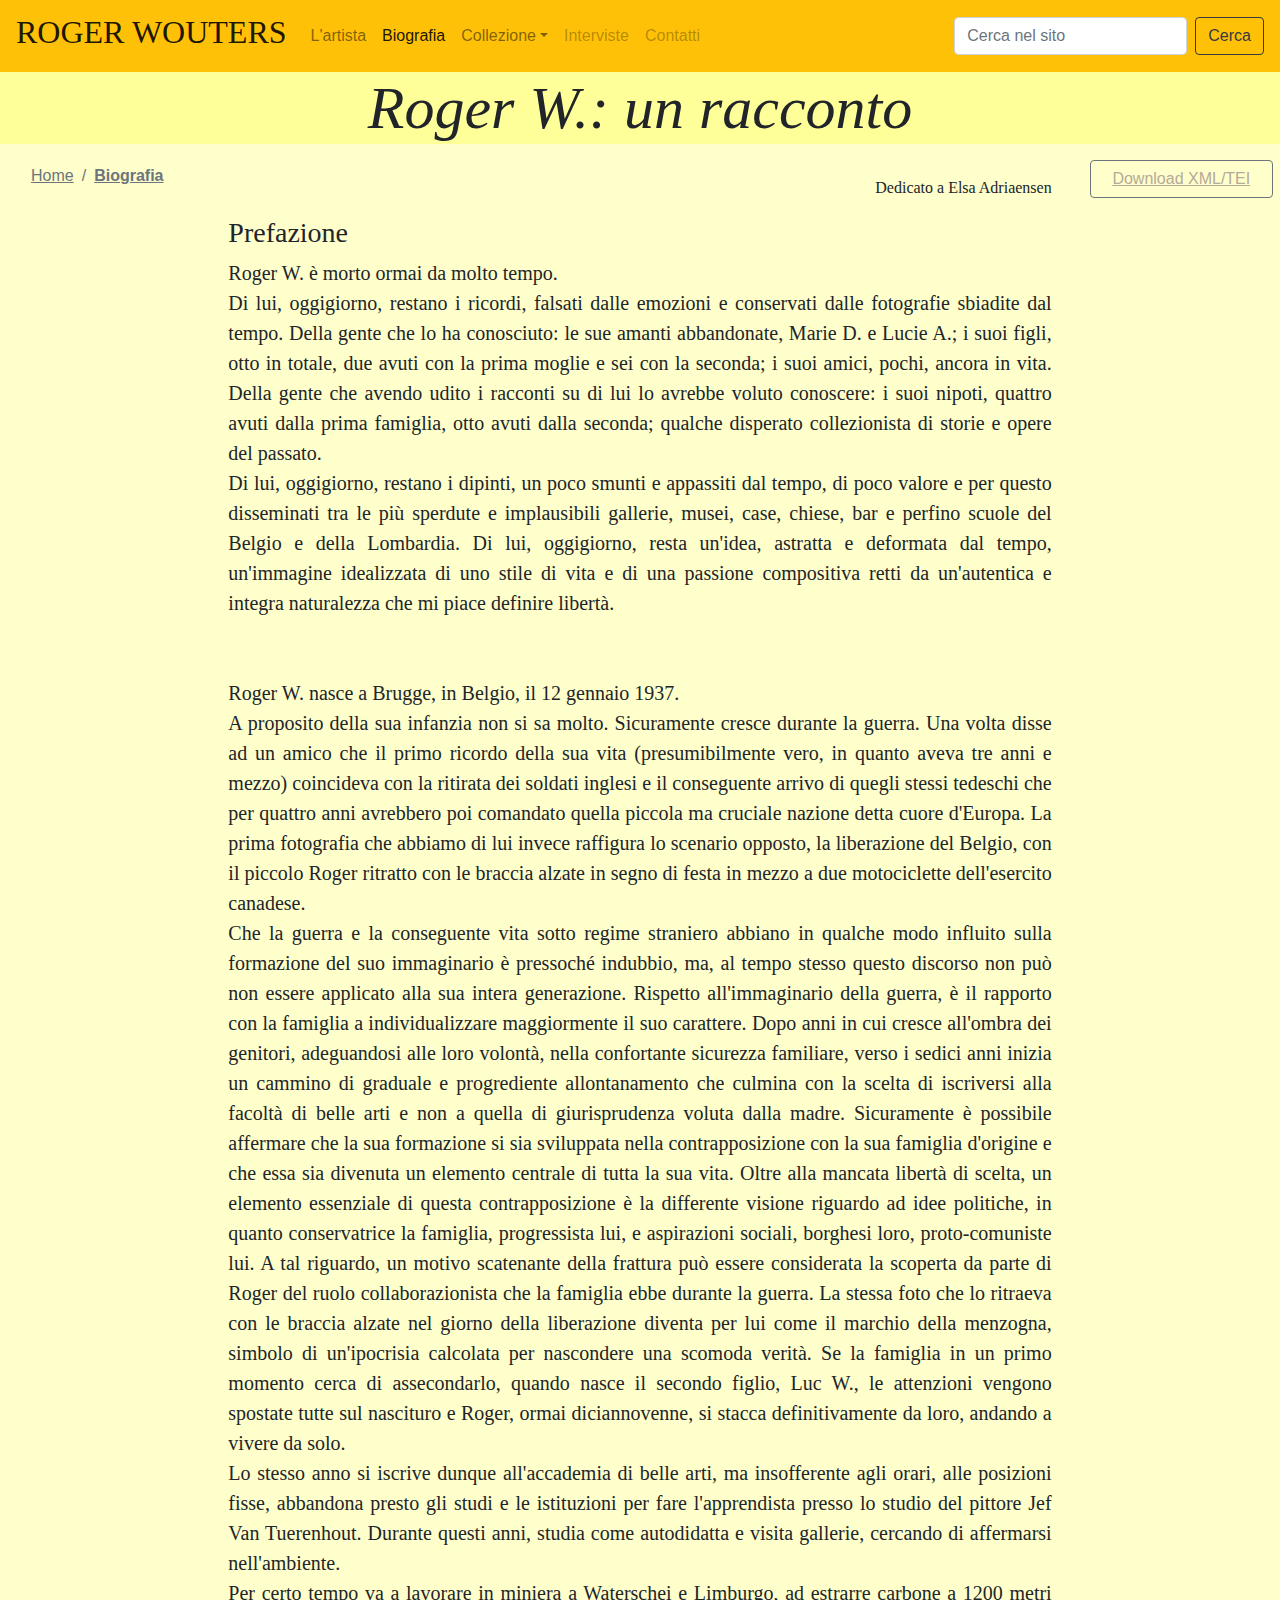
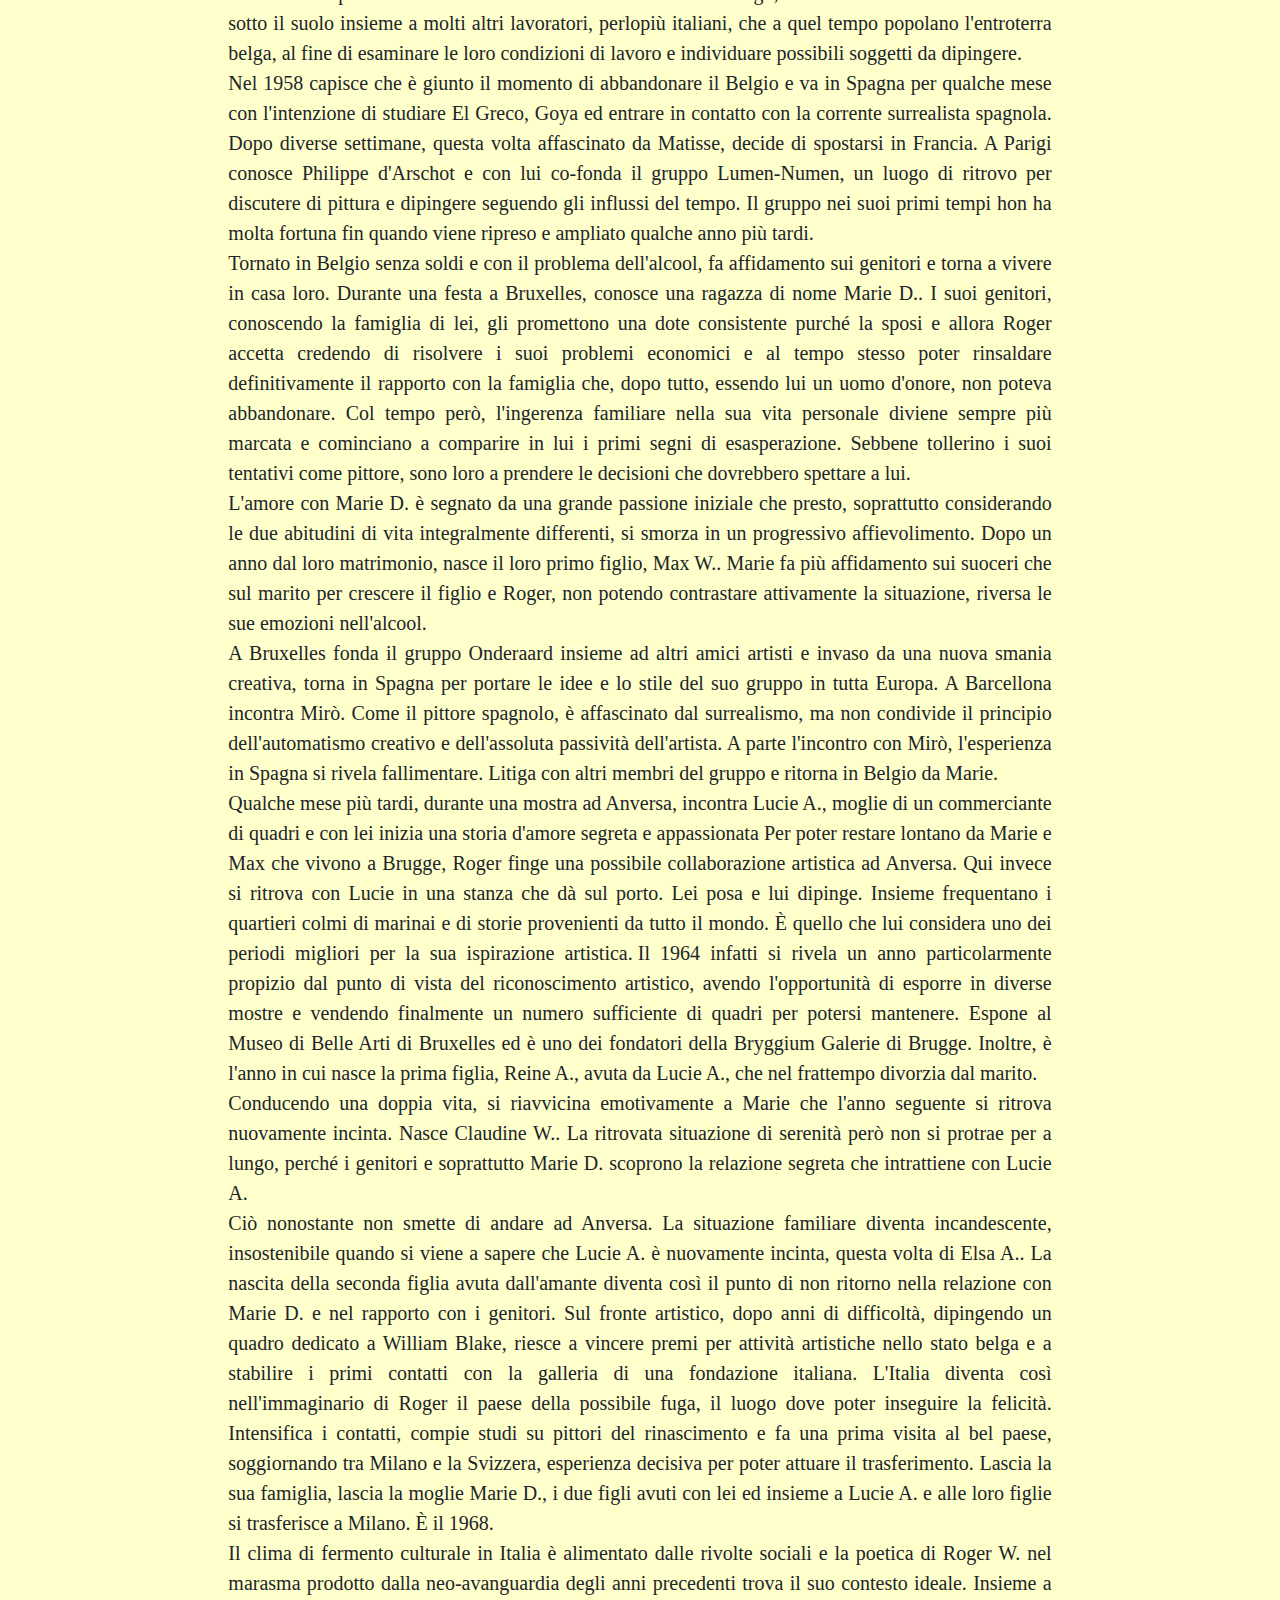
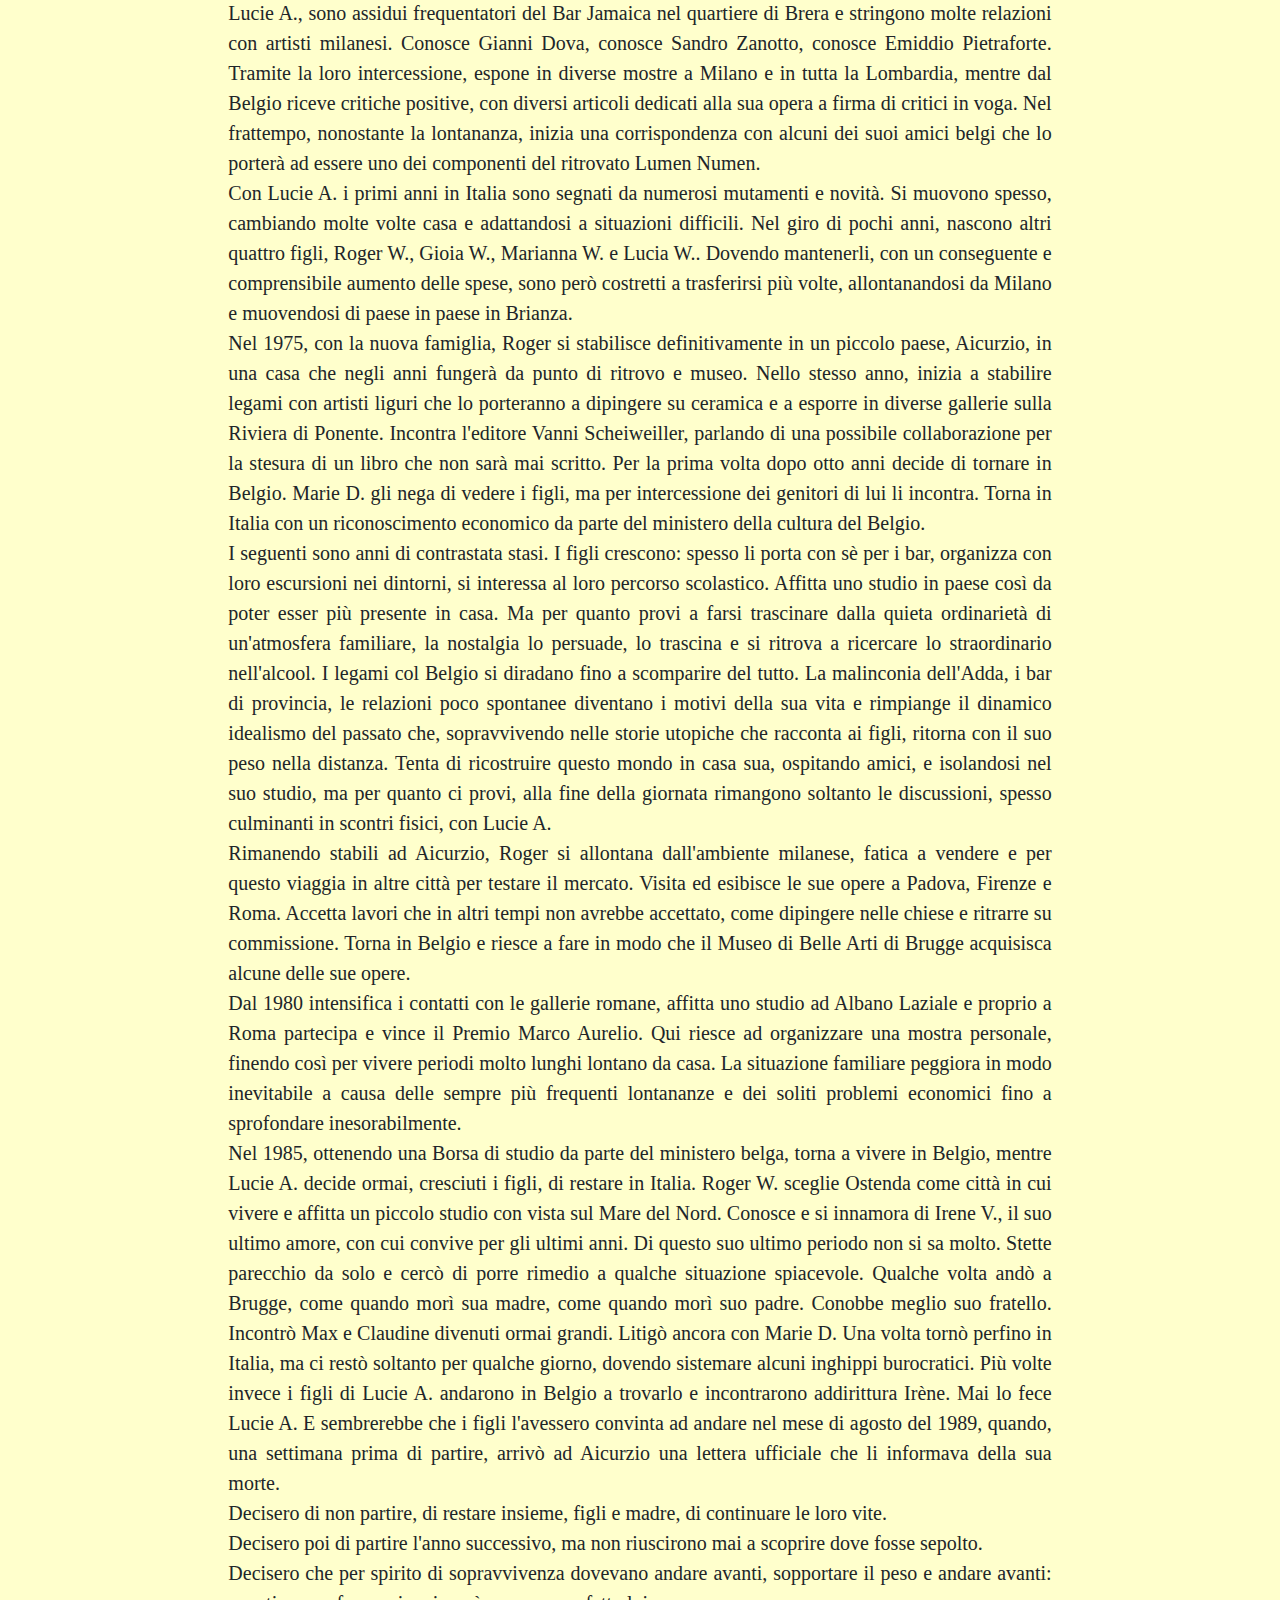
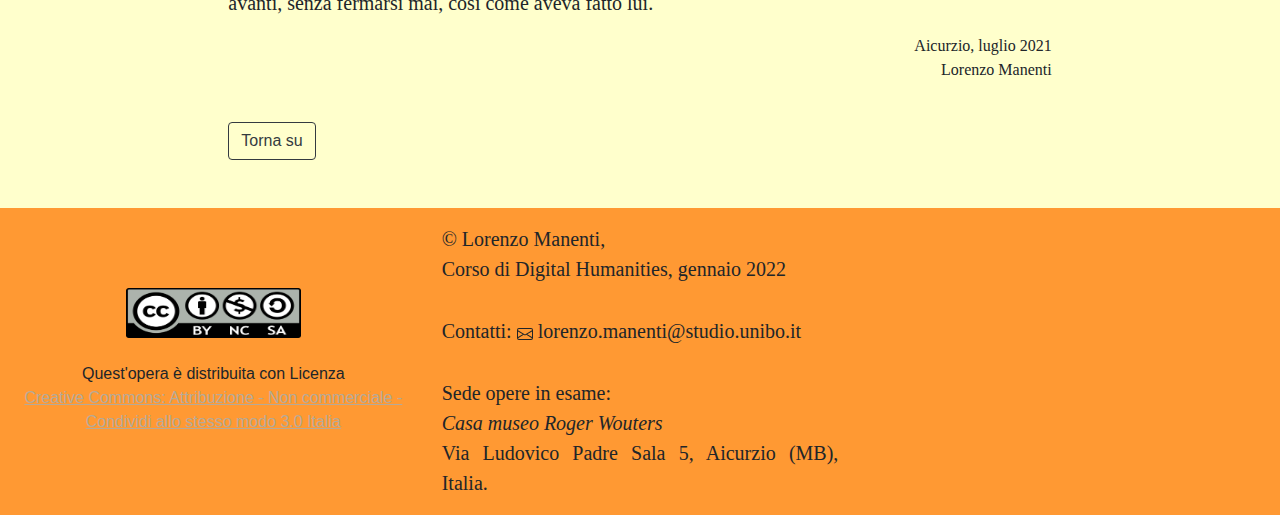
<file: biografia.html>
<!DOCTYPE html>
<html lang="it">

<head>
	<title>ROGER WOUTERS</title>

	<!-- I meta servono per metadatare cioé descrivere il mio documento -->
	<meta charset="UTF-8" />
	<meta name="keywords" content="Roger Wouters, Lorenzo Manenti, arte" />
	<meta name="description" content="Opere e biografia di Roger Wouters" />
	<meta name="author" content="Lorenzo Manenti" />
	<meta name="viewport" content="width=device-width, intial-scale=1-0" />
	<!--Dovrebbe essere per rendere responsive-->

	<link rel="stylesheet" type="text/css" href="bootstrap/css/bootstrap.min.css">
	<link rel="stylesheet" href="style/style.css" />
	<!--voglio utilizzare i nomi delle icone di google così come sono nel CSS google-->
	<link rel="stylesheet" href="https://fonts.googleapis.com/icon?family=Material+Icons">
</head>

<body>
	<header>
		<!--da capire H1--->
		<!--Ho usato Bootstrap per fare la navbar-->
		<nav class="navbar navbar-expand-lg navbar-light bg-warning">
			<a class="navbar-brand menu-item" href="index.html">
				<h2>ROGER WOUTERS</h2>
			</a>
			<button class="navbar-toggler" type="button" data-toggle="collapse" data-target="#navbarScroll" aria-controls="navbarScroll" aria-expanded="false" aria-label="Toggle navigation">
				<span class="navbar-toggler-icon"></span>
			</button>
			<div class="collapse navbar-collapse" id="navbarScroll">
				<ul class="navbar-nav mr-auto my-2 my-lg-0 navbar-nav-scroll" style="max-height: 100px;">
					<li class="nav-item">
						<a class="nav-link menu-item" href="artista.html">L'artista<span class="sr-only">(current)</span></a>
					</li>
					<li class="nav-item">
						<a class="nav-link menu-item active" href="biografia.html">Biografia</a>
					</li>
					<li class="nav-item dropdown">
						<a class="nav-link dropdown-toggle menu-item" href="browser.html" id="navbarScrollingDropdown" role="button" data-toggle="dropdown" aria-expanded="false">Collezione</a>
						<ul class="dropdown-menu" aria-labelledby="navbarScrollingDropdown">
							<li><a class="dropdown-item menu-item" href="browser.html">Tutti i quadri</a></li>
							<li>
								<hr class="dropdown-divider">
							</li>
							<li><a class="dropdown-item menu-item" href="disabled">Primi anni</a></li>
							<li><a class="dropdown-item menu-item" href="anniitaliani.html">Anni italiani</a></li>
							<li><a class="dropdown-item menu-item" href="disabled">Ultimi anni</a></li>
						</ul>
					</li>
					<li class="nav-item">
						<a class="nav-link disabled menu-item">Interviste</a>
					</li>
					<li class="nav-item">
						<a class="nav-link disabled menu-item">Contatti</a>
					</li>
				</ul>
				<form class="d-flex">
					<input class="form-control mr-2" type="search" placeholder="Cerca nel sito" aria-label="Cerca nel sito">
					<button class="btn btn-outline-dark" type="submit">Cerca</button>
				</form>
			</div>
		</nav>
	</header>
	<section id="sfondo">
		<div id="fasciaintestazione">
			<h1><i>Roger W.: un racconto</i></h1>
		</div>
		<div class="container-fluid">
			<div class="row">
				<div class="col-md-2">
					<aside>
						<!-- breadcrumb -->
						<nav aria-label="breadcrumb">
							<ol class="breadcrumb">
								<li class="breadcrumb-item"><a class="breadcrumb-link" href="index.html"> Home</a></li>
								<li class="breadcrumb-item"><a class="breadcrumb-link" href="biografia.html"><b>Biografia</b></a></li>
							</ol>
						</nav>
					</aside>
				</div>
				<div class="col-md-8">
					<br>
					<p id="paratesto">Dedicato a Elsa Adriaensen</p>
					<h3>Prefazione</h3>
					<p class="lead">
						Roger W. è morto ormai da molto tempo. <br>
						Di lui, oggigiorno, restano i ricordi, falsati dalle emozioni e conservati dalle fotografie sbiadite dal tempo. Della gente che lo ha conosciuto: le sue amanti abbandonate, Marie D. e Lucie A.; i suoi figli, otto in totale, due avuti con la
						prima moglie e sei con la seconda; i suoi amici, pochi, ancora in vita. Della gente che avendo udito i racconti su di lui lo avrebbe voluto conoscere: i suoi nipoti, quattro avuti dalla prima famiglia, otto avuti dalla seconda; qualche
						disperato collezionista di storie e opere del passato. <br>
						Di lui, oggigiorno, restano i dipinti, un poco smunti e appassiti dal tempo, di poco valore e per questo disseminati tra le più sperdute e implausibili gallerie, musei, case, chiese, bar e perfino scuole del Belgio e della Lombardia.
						Di lui, oggigiorno, resta un'idea, astratta e deformata dal tempo, un'immagine idealizzata di uno stile di vita e di una passione compositiva retti da un'autentica e integra naturalezza che mi piace definire libertà.
						<br>
						<br>
						<br>
						Roger W. nasce a Brugge, in Belgio, il 12 gennaio 1937. <br>
						A proposito della sua infanzia non si sa molto. Sicuramente cresce durante la guerra.
						Una volta disse ad un amico che il primo ricordo della sua vita (presumibilmente vero, in quanto aveva tre anni e mezzo) coincideva con la ritirata dei soldati inglesi e il conseguente arrivo di quegli stessi tedeschi che per quattro anni
						avrebbero poi comandato quella piccola ma cruciale nazione detta cuore d'Europa. La prima fotografia che abbiamo di lui invece raffigura lo scenario opposto, la liberazione del Belgio, con il piccolo Roger ritratto con le braccia alzate in
						segno di festa in mezzo a due motociclette dell'esercito canadese. <br>
						Che la guerra e la conseguente vita sotto regime straniero abbiano in qualche modo influito sulla formazione del suo immaginario è pressoché indubbio, ma, al tempo stesso questo discorso non può non essere applicato alla sua intera
						generazione. Rispetto all'immaginario della guerra, è il rapporto con la famiglia a individualizzare maggiormente il suo carattere. Dopo anni in cui cresce all'ombra dei genitori, adeguandosi alle loro volontà, nella confortante sicurezza
						familiare, verso i sedici anni inizia un cammino di graduale e progrediente allontanamento che culmina con la scelta di iscriversi alla facoltà di belle arti e non a quella di giurisprudenza voluta dalla madre. Sicuramente è possibile
						affermare che la sua formazione si sia sviluppata nella contrapposizione con la sua famiglia d'origine e che essa sia divenuta un elemento centrale di tutta la sua vita. Oltre alla mancata libertà di scelta, un elemento essenziale di questa
						contrapposizione è la differente visione riguardo ad idee politiche, in quanto conservatrice la famiglia, progressista lui, e aspirazioni sociali, borghesi loro, proto-comuniste lui. A tal riguardo, un motivo scatenante della frattura può
						essere considerata la scoperta da parte di Roger del ruolo collaborazionista che la famiglia ebbe durante la guerra. La stessa foto che lo ritraeva con le braccia alzate nel giorno della liberazione diventa per lui come il marchio della
						menzogna, simbolo di un'ipocrisia calcolata per nascondere una scomoda verità. Se la famiglia in un primo momento cerca di assecondarlo, quando nasce il secondo figlio, Luc W., le attenzioni vengono spostate tutte sul nascituro e Roger,
						ormai diciannovenne, si stacca definitivamente da loro, andando a vivere da solo. <br>
						Lo stesso anno si iscrive dunque all'accademia di belle arti, ma insofferente agli orari, alle posizioni fisse, abbandona presto gli studi e le istituzioni per fare l'apprendista presso lo studio del pittore Jef Van Tuerenhout. Durante
						questi anni, studia come autodidatta e visita gallerie, cercando di affermarsi nell'ambiente. <br>
						Per certo tempo va a lavorare in miniera a Waterschei e Limburgo, ad estrarre carbone a 1200 metri sotto il suolo insieme a molti altri lavoratori, perlopiù italiani, che a quel tempo popolano l'entroterra belga, al fine di esaminare le
						loro condizioni di lavoro e individuare possibili soggetti da dipingere. <br>
						Nel 1958 capisce che è giunto il momento di abbandonare il Belgio e va in Spagna per qualche mese con l'intenzione di studiare El Greco, Goya ed entrare in contatto con la corrente surrealista spagnola. Dopo diverse settimane, questa volta
						affascinato da Matisse, decide di spostarsi in Francia. A Parigi conosce Philippe d'Arschot e con lui co-fonda il gruppo Lumen-Numen, un luogo di ritrovo per discutere di pittura e dipingere seguendo gli influssi del tempo. Il gruppo nei
						suoi primi tempi hon ha molta fortuna fin quando viene ripreso e ampliato qualche anno più tardi. <br>
						Tornato in Belgio senza soldi e con il problema dell'alcool, fa affidamento sui genitori e torna a vivere in casa loro. Durante una festa a Bruxelles, conosce una ragazza di nome Marie D.. I suoi genitori, conoscendo la famiglia di lei, gli
						promettono una dote consistente purché la sposi e allora Roger accetta credendo di risolvere i suoi problemi economici e al tempo stesso poter rinsaldare definitivamente il rapporto con la famiglia che, dopo tutto, essendo lui un uomo
						d'onore, non poteva abbandonare. Col tempo però, l'ingerenza familiare nella sua vita personale diviene sempre più marcata e cominciano a comparire in lui i primi segni di esasperazione. Sebbene tollerino i suoi tentativi come pittore, sono
						loro a prendere le decisioni che dovrebbero spettare a lui. <br>
						L'amore con Marie D. è segnato da una grande passione iniziale che presto, soprattutto considerando le due abitudini di vita integralmente differenti, si smorza in un progressivo affievolimento. Dopo un anno dal loro matrimonio, nasce il
						loro primo figlio, Max W.. Marie fa più affidamento sui suoceri che sul marito per crescere il figlio e Roger, non potendo contrastare attivamente la situazione, riversa le sue emozioni nell'alcool. <br>
						A Bruxelles fonda il gruppo Onderaard insieme ad altri amici artisti e invaso da una nuova smania creativa, torna in Spagna per portare le idee e lo stile del suo gruppo in tutta Europa. A Barcellona incontra Mirò. Come il pittore spagnolo,
						è affascinato dal surrealismo, ma non condivide il principio dell'automatismo creativo e dell'assoluta passività dell'artista. A parte l'incontro con Mirò, l'esperienza in Spagna si rivela fallimentare. Litiga con altri membri del gruppo e
						ritorna in Belgio da Marie. <br>
						Qualche mese più tardi, durante una mostra ad Anversa, incontra Lucie A., moglie di un commerciante di quadri e con lei inizia una storia d'amore segreta e appassionata Per poter restare lontano da Marie e Max che vivono a Brugge, Roger
						finge una possibile collaborazione artistica ad Anversa. Qui invece si ritrova con Lucie in una stanza che dà sul porto. Lei posa e lui dipinge. Insieme frequentano i quartieri colmi di marinai e di storie provenienti da tutto il mondo. È
						quello che lui considera uno dei periodi migliori per la sua ispirazione artistica. Il 1964 infatti si rivela un anno particolarmente propizio dal punto di vista del riconoscimento artistico, avendo l'opportunità di esporre in diverse
						mostre e vendendo finalmente un numero sufficiente di quadri per potersi mantenere. Espone al Museo di Belle Arti di Bruxelles ed è uno dei fondatori della Bryggium Galerie di Brugge. Inoltre, è l'anno in cui nasce la prima figlia, Reine
						A., avuta da Lucie A., che nel frattempo divorzia dal marito. <br>
						Conducendo una doppia vita, si riavvicina emotivamente a Marie che l'anno seguente si ritrova nuovamente incinta. Nasce Claudine W.. La ritrovata situazione di serenità però non si protrae per a lungo, perché i genitori e soprattutto Marie
						D. scoprono la relazione segreta che intrattiene con Lucie A. <br>
						Ciò nonostante non smette di andare ad Anversa. La situazione familiare diventa incandescente, insostenibile quando si viene a sapere che Lucie A. è nuovamente incinta, questa volta di Elsa A.. La nascita della seconda figlia avuta
						dall'amante diventa così il punto di non ritorno nella relazione con Marie D. e nel rapporto con i genitori. Sul fronte artistico, dopo anni di difficoltà, dipingendo un quadro dedicato a William Blake, riesce a vincere premi per attività
						artistiche nello stato belga e a stabilire i primi contatti con la galleria di una fondazione italiana. L'Italia diventa così nell'immaginario di Roger il paese della possibile fuga, il luogo dove poter inseguire la felicità. Intensifica i
						contatti, compie studi su pittori del rinascimento e fa una prima visita al bel paese, soggiornando tra Milano e la Svizzera, esperienza decisiva per poter attuare il trasferimento. Lascia la sua famiglia, lascia la moglie Marie D., i due
						figli avuti con lei ed insieme a Lucie A. e alle loro figlie si trasferisce a Milano. È il 1968. <br>
						Il clima di fermento culturale in Italia è alimentato dalle rivolte sociali e la poetica di Roger W. nel marasma prodotto dalla neo-avanguardia degli anni precedenti trova il suo contesto ideale. Insieme a Lucie A., sono assidui
						frequentatori del Bar Jamaica nel quartiere di Brera e stringono molte relazioni con artisti milanesi. Conosce Gianni Dova, conosce Sandro Zanotto, conosce Emiddio Pietraforte. Tramite la loro intercessione, espone in diverse mostre a
						Milano e in tutta la Lombardia, mentre dal Belgio riceve critiche positive, con diversi articoli dedicati alla sua opera a firma di critici in voga. Nel frattempo, nonostante la lontananza, inizia una corrispondenza con alcuni dei suoi
						amici belgi che lo porterà ad essere uno dei componenti del ritrovato Lumen Numen. <br>
						Con Lucie A. i primi anni in Italia sono segnati da numerosi mutamenti e novità. Si muovono spesso, cambiando molte volte casa e adattandosi a situazioni difficili. Nel giro di pochi anni, nascono altri quattro figli, Roger W., Gioia W.,
						Marianna W. e Lucia W.. Dovendo mantenerli, con un conseguente e comprensibile aumento delle spese, sono però costretti a trasferirsi più volte, allontanandosi da Milano e muovendosi di paese in paese in Brianza. <br>
						Nel 1975, con la nuova famiglia, Roger si stabilisce definitivamente in un piccolo paese, Aicurzio, in una casa che negli anni fungerà da punto di ritrovo e museo. Nello stesso anno, inizia a stabilire legami con artisti liguri che lo
						porteranno a dipingere su ceramica e a esporre in diverse gallerie sulla Riviera di Ponente. Incontra l'editore Vanni Scheiweiller, parlando di una possibile collaborazione per la stesura di un libro che non sarà mai scritto. Per la prima
						volta dopo otto anni decide di tornare in Belgio. Marie D. gli nega di vedere i figli, ma per intercessione dei genitori di lui li incontra. Torna in Italia con un riconoscimento economico da parte del ministero della cultura del Belgio.
						<br>
						I seguenti sono anni di contrastata stasi. I figli crescono: spesso li porta con sè per i bar, organizza con loro escursioni nei dintorni, si interessa al loro percorso scolastico. Affitta uno studio in paese così da poter esser più
						presente in casa. Ma per quanto provi a farsi trascinare dalla quieta ordinarietà di un'atmosfera familiare, la nostalgia lo persuade, lo trascina e si ritrova a ricercare lo straordinario nell'alcool. I legami col Belgio si diradano fino a
						scomparire del tutto. La malinconia dell'Adda, i bar di provincia, le relazioni poco spontanee diventano i motivi della sua vita e rimpiange il dinamico idealismo del passato che, sopravvivendo nelle storie utopiche che racconta ai figli,
						ritorna con il suo peso nella distanza. Tenta di ricostruire questo mondo in casa sua, ospitando amici, e isolandosi nel suo studio, ma per quanto ci provi, alla fine della giornata rimangono soltanto le discussioni, spesso culminanti in
						scontri fisici, con Lucie A. <br>
						Rimanendo stabili ad Aicurzio, Roger si allontana dall'ambiente milanese, fatica a vendere e per questo viaggia in altre città per testare il mercato. Visita ed esibisce le sue opere a Padova, Firenze e Roma. Accetta lavori che in altri
						tempi non avrebbe accettato, come dipingere nelle chiese e ritrarre su commissione. Torna in Belgio e riesce a fare in modo che il Museo di Belle Arti di Brugge acquisisca alcune delle sue opere. <br>
						Dal 1980 intensifica i contatti con le gallerie romane, affitta uno studio ad Albano Laziale e proprio a Roma partecipa e vince il Premio Marco Aurelio. Qui riesce ad organizzare una mostra personale, finendo così per vivere periodi molto
						lunghi lontano da casa. La situazione familiare peggiora in modo inevitabile a causa delle sempre più frequenti lontananze e dei soliti problemi economici fino a sprofondare inesorabilmente. <br>
						Nel 1985, ottenendo una Borsa di studio da parte del ministero belga, torna a vivere in Belgio, mentre Lucie A. decide ormai, cresciuti i figli, di restare in Italia. Roger W. sceglie Ostenda come città in cui vivere e affitta un piccolo
						studio con vista sul Mare del Nord. Conosce e si innamora di Irene V., il suo ultimo amore, con cui convive per gli ultimi anni.
						Di questo suo ultimo periodo non si sa molto. Stette parecchio da solo e cercò di porre rimedio a qualche situazione spiacevole. Qualche volta andò a Brugge, come quando morì sua madre, come quando morì suo padre. Conobbe meglio suo
						fratello. Incontrò Max e Claudine divenuti ormai grandi. Litigò ancora con Marie D. Una volta tornò perfino in Italia, ma ci restò soltanto per qualche giorno, dovendo sistemare alcuni inghippi burocratici. Più volte invece i figli di Lucie
						A. andarono in Belgio a trovarlo e incontrarono addirittura Irène. Mai lo fece Lucie A. E sembrerebbe che i figli l'avessero convinta ad andare nel mese di agosto del 1989, quando, una settimana prima di partire, arrivò ad Aicurzio una
						lettera ufficiale che li informava della sua morte. <br>
						Decisero di non partire, di restare insieme, figli e madre, di continuare le loro vite. <br>
						Decisero poi di partire l'anno successivo, ma non riuscirono mai a scoprire dove fosse sepolto.<br>
						Decisero che per spirito di sopravvivenza dovevano andare avanti, sopportare il peso e andare avanti: avanti, senza fermarsi mai, così come aveva fatto lui.
					</p>
					<p id="paratesto">Aicurzio, luglio 2021
					<br>
					Lorenzo Manenti</p>
					<br>
					<!--TASTO TORNA SU collegato id="top" nella navbar-->
					<a href="#top" class="btn btn-outline-dark">Torna su</a>
				</div>
				<div class="col-md-2">
				<div class="btn-group-toggle">
					<label class="btn btn-outline-secondary m-2 w-100">
						<input type="radio">
						<a href="tei base.xml" target="_blank" title="tei base.xml"> Download XML/TEI
						</a> 
					</label>
				</div>
				</div>
			</div>
		</div>
		<br>
		<br>
	</section>
	<footer>
		<div class="container-fluid">
		    <div class="row justify-content-between align-items-center">
			    <div class="col-md-4">
			        <a rel="license" href="https://creativecommons.org/licenses/by-nc-sa/3.0/it/" target="_blank"><img alt="Licenza Creative Commons" src="creativecommons.png" id="creative">
			        <br>
			        <br>
			        </a>
			        Quest'opera è distribuita con Licenza
			        <br>
			        <a rel="license" href="http://creativecommons.org/licenses/by-nc-nd/3.0/" class="link" target="_blank">Creative Commons: Attribuzione - Non commerciale - Condividi allo stesso modo 3.0 Italia</a>
			    </div>
			    <div class="col-md-4">
			       	<p class="lead mb-0 pb-1 pt-1">&copy; Lorenzo Manenti, 
			       	<br>
			        Corso di Digital Humanities, gennaio 2022
			    	</p>
			        <br>
				    <p class="lead mb-0 pb-1 pt-1">
				    <b>Contatti:</b>
				    <svg xmlns="http://www.w3.org/2000/svg" width="16" height="16" fill="currentColor" class="bi bi-envelope" viewBox="0 0 16 16">
				    <path d="M0 4a2 2 0 0 1 2-2h12a2 2 0 0 1 2 2v8a2 2 0 0 1-2 2H2a2 2 0 0 1-2-2V4zm2-1a1 1 0 0 0-1 1v.217l7 4.2 7-4.2V4a1 1 0 0 0-1-1H2zm13 2.383-4.758 2.855L15 11.114v-5.73zm-.034 6.878L9.271 8.82 8 9.583 6.728 8.82l-5.694 3.44A1 1 0 0 0 2 13h12a1 1 0 0 0 .966-.739zM1 11.114l4.758-2.876L1 5.383v5.73z"/>
				    </svg>
				    lorenzo.manenti@studio.unibo.it
				    </p>
				    <br>
				    <p class="lead mb-0 pb-1 pt-1"><b>Sede opere in esame:</b> 
			        <br><i>Casa museo Roger Wouters</i> 
			        <br>Via Ludovico Padre Sala 5, Aicurzio (MB), Italia. 
			        </p>
			    </div>
			    <div class="col-md-4">
			        <iframe src="https://www.google.com/maps/embed?pb=!1m18!1m12!1m3!1d697.3986298194437!2d9.41319182925009!3d45.63888139869395!2m3!1f0!2f0!3f0!3m2!1i1024!2i768!4f13.1!3m3!1m2!1s0x4786b19a88869ffb%3A0xf96f136ffa3da013!2sVia%20Padre%20Antonio%20Ludovico%20Sala%2C%205%2C%2020886%20Aicurzio%20MB!5e0!3m2!1sit!2sit!4v1643198783852!5m2!1sit!2sit" width="600" height="450" style="border:0;" allowfullscreen="" loading="lazy"></iframe>
			    </div>
		   	</div>
		</div>
	</footer>
	<script src="https://code.jquery.com/jquery-3.5.1.slim.min.js" integrity="sha384-DfXdz2htPH0lsSSs5nCTpuj/zy4C+OGpamoFVy38MVBnE+IbbVYUew+OrCXaRkfj" crossorigin="anonymous"></script>
	<!--Bootstrap JS -->
	<script src="bootstrap/js/bootstrap.bundle.min.js"> </script>
	<!--importazione jquery necessaria per Bootstrap -->

</body>
</file>
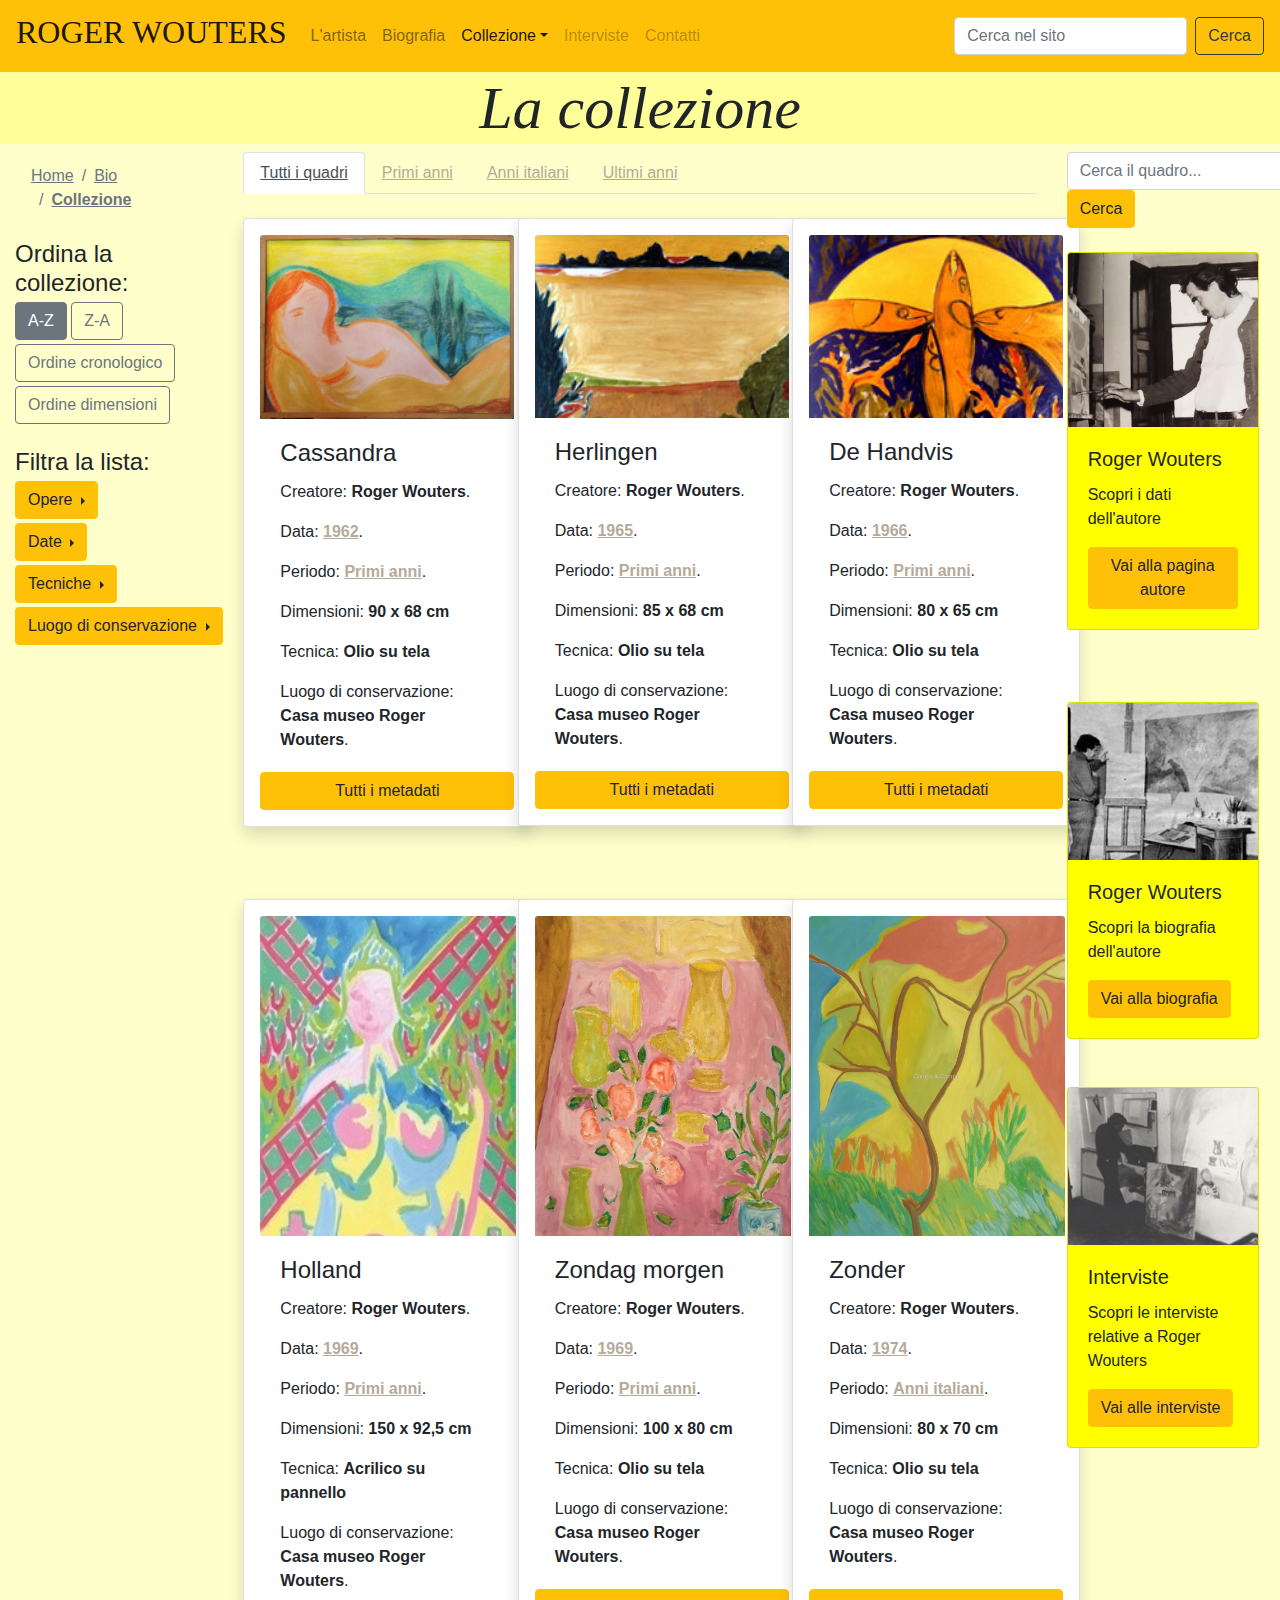
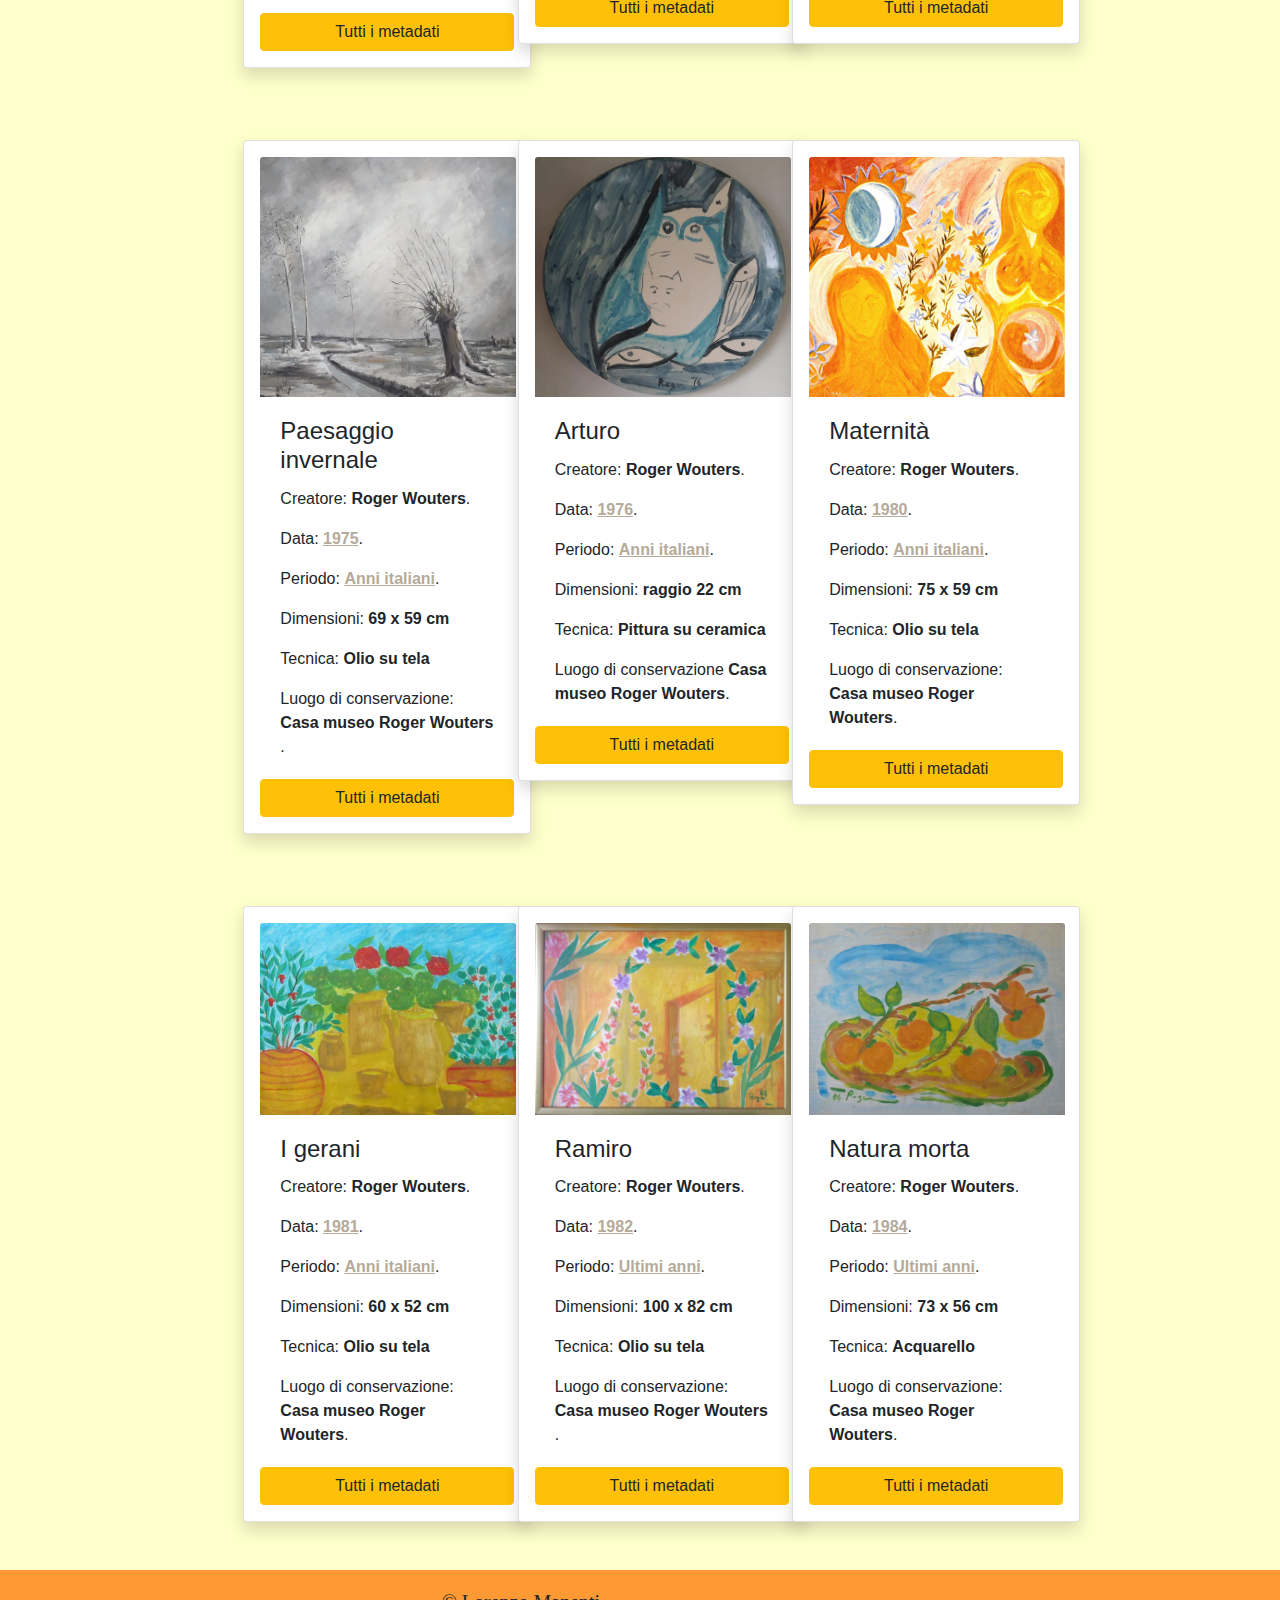
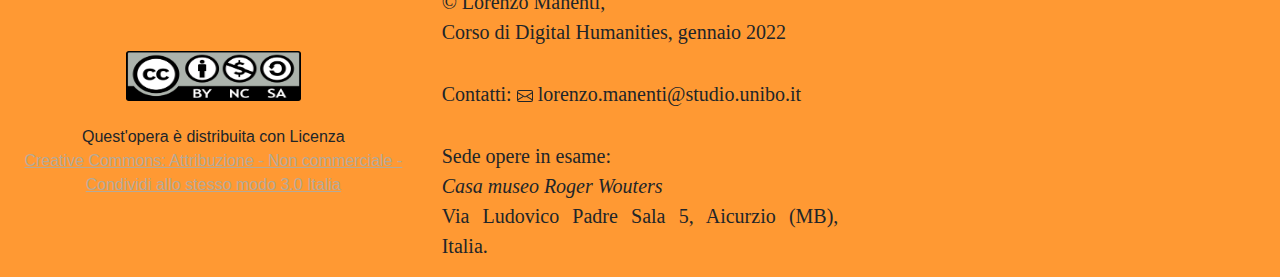
<file: browser.html>
<!DOCTYPE html>
<html lang="it">

<head>
	<title>CATALOGO LISTA</title>

	<!-- I meta servono per metadatare cioé descrivere il mio documento -->
	<meta charset="UTF-8" />
	<meta name="keywords" content="Roger Wouters, Lorenzo Manenti, arte" />
	<meta name="description" content="Opere e biografia di Roger Wouters" />
	<meta name="author" content="Lorenzo Manenti" />
	<meta name="viewport" content="width=device-width, intial-scale=1-0" />
	<!--Dovrebbe essere per rendere responsive-->

	<link rel="stylesheet" type="text/css" href="bootstrap/css/bootstrap.min.css">
	<link rel="stylesheet" href="style/style.css" />
	<!--voglio utilizzare i nomi delle icone di google così come sono nel CSS google-->
	<link rel="stylesheet" href="https://fonts.googleapis.com/icon?family=Material+Icons">
</head>

<body>
	<header>
		<nav class="navbar navbar-expand-lg navbar-light bg-warning">
			<a class="navbar-brand menu-item" href="index.html">
				<h2>ROGER WOUTERS</h2>
			</a>
			<button class="navbar-toggler" type="button" data-toggle="collapse" data-target="#navbarScroll" aria-controls="navbarScroll" aria-expanded="false" aria-label="Toggle navigation">
				<span class="navbar-toggler-icon"></span>
			</button>
			<div class="collapse navbar-collapse" id="navbarScroll">
				<ul class="navbar-nav mr-auto my-2 my-lg-0 navbar-nav-scroll" style="max-height: 100px;">
					<li class="nav-item">
						<a class="nav-link menu-item" href="artista.html">L'artista</a>
					</li>
					<li class="nav-item">
						<a class="nav-link menu-item" href="biografia.html">Biografia</a>
					</li>
					<li class="nav-item dropdown">
						<a class="nav-link dropdown-toggle menu-item active" href="browser.html" id="navbarScrollingDropdown" role="button" data-toggle="dropdown" aria-expanded="false">Collezione</a>
						<ul class="dropdown-menu" aria-labelledby="navbarScrollingDropdown">
							<li><a class="dropdown-item menu-item" href="browser.html">Tutti i quadri</a></li>
							<li>
								<hr class="dropdown-divider">
							</li>
							<li><a class="dropdown-item menu-item" href="disabled">Primi anni</a></li>
							<li><a class="dropdown-item menu-item" href="anniitaliani.html">Anni italiani</a></li>
							<li><a class="dropdown-item menu-item" href="disabled">Ultimi anni</a></li>
						</ul>
					</li>
					<li class="nav-item">
						<a class="nav-link disabled menu-item">Interviste</a>
					</li>
					<li class="nav-item">
						<a class="nav-link disabled menu-item">Contatti</a>
					</li>
				</ul>
				<form class="d-flex">
					<input class="form-control mr-2" type="search" placeholder="Cerca nel sito" aria-label="Cerca nel sito">
					<button class="btn btn-outline-dark" type="submit">Cerca</button>
				</form>
			</div>
		</nav>
	</header>


	<section id="sfondo">
		<div id="fasciaintestazione">
			<h1><i>La collezione</i></h1>
		</div>
		<div class="container-fluid">
			<div class="row">
				<!--Aside sinistra-->
				<div class="col-md-2">
					<aside>
						<!-- breadcrumbs -->
						<nav aria-label="breadcrumb">
							<ol class="breadcrumb">
								<li class="breadcrumb-item"><a class="breadcrumb-link" href="index.html">Home</a></li>
								<li class="breadcrumb-item"><a class="breadcrumb-link" href="biografia.html">Bio</a></li>
								<li class="breadcrumb-item"><a class="breadcrumb-link" href="browser.html"><b>Collezione</b></a></li>
							</ol>
						</nav>
						<h4 class="mb-0">Ordina la collezione:</h4>
						<div class="checkbox-container">
							<div class="btn-group-toggle" data-toggle="buttons">
								<label class="btn btn-outline-secondary active mt-1">
									<input type="radio" checked> A-Z
								</label>
								<label class="btn btn-outline-secondary mt-1">
									<input type="radio"> Z-A
								</label>
								<label class="btn btn-outline-secondary mt-1">
									<input type="radio">Ordine cronologico
								</label>
								<label class="btn btn-outline-secondary mt-1">
									<input type="radio">Ordine dimensioni
								</label>
							</div>
						</div>
						<div class="checkbox-container mt-4">
							<h4 class="mb-0">Filtra la lista:</h4>
							<div class="dropdown dropright mt-1">
								<button class="btn btn-warning btn-warning dropdown-toggle" type="button" data-toggle="dropdown" aria-haspopup="true" aria-expanded="false">
									Opere
								</button>
								<div class="dropdown-menu p-3">
									<input type="checkbox">
									<label>Primi anni</label><br>
									<input type="checkbox">
									<label>Anni italiani</label><br>
									<input type="checkbox">
									<label>Ultimi anni</label><br>
									<button type="button" class="btn btn-warning mt-2">Filtra</button>
								</div>
							</div>
							<div class="dropdown dropright mt-1">
								<button class="btn btn-warning btn-blue dropdown-toggle" type="button" data-toggle="dropdown" aria-haspopup="true" aria-expanded="false">
									Date
								</button>
								<div class="dropdown-menu p-3">
									<!-- checkbox -->
									<input type="checkbox">
									<label>1962</label><br>
									<input type="checkbox">
									<label>1965</label><br>
									<input type="checkbox">
									<label>1966</label><br>
									<input type="checkbox">
									<label>1969</label><br>
									<input type="checkbox">
									<label>1974</label><br>
									<input type="checkbox">
									<label>1975</label><br>
									<input type="checkbox">
									<label>1980</label><br>
									<input type="checkbox">
									<label>1981</label><br>
									<input type="checkbox">
									<label>1982</label><br>
									<input type="checkbox">
									<label>1984</label><br>
									<button type="button" class="btn btn-warning mt-2">Filtra</button>
								</div>
							</div>
							<div class="dropdown dropright mt-1">
								<button class="btn btn-warning btn-info dropdown-toggle" type="button" data-toggle="dropdown" aria-haspopup="true" aria-expanded="false">
									Tecniche
								</button>
								<div class="dropdown-menu p-3">
									<input type="checkbox">
									<label>Olio su tela</label><br>
									<input type="checkbox">
									<label>Acquarello</label><br>
									<input type="checkbox">
									<label>Acrilico su pannello</label><br>
									<input type="checkbox">
									<label>Pittura su ceramica</label><br>
									<button type="button" class="btn btn-warning mt-2">Filtra</button>
								</div>
							</div>
							<div class="dropdown dropright mt-1">
								<button class="btn btn-warning btn-warning dropdown-toggle" type="button" data-toggle="dropdown" aria-haspopup="true" aria-expanded="false">
									Luogo di conservazione
								</button>
							</div>
						</div>
					</aside>
				</div>
				<!--Fine aside sinistra-->

				<!--Area centrale della pagina con i quadri ordinati per periodo in schede-->
				<div class="col-md-8">
					<div class="container">

						<!--Etichette dei 4 periodi-->
						<ul class="nav nav-tabs" id="myTab" role="tablist">
							<li class="nav-item">
								<a class="nav-link active" id="tuttiiquadri-tab" data-toggle="tab" href="#tuttiiquadri" role="tab" aria-controls="tuttiiquadri" aria-selected="true">Tutti i quadri</a>
							</li>
							<li class="nav-item">
								<a class="nav-link" id="primianni-tab" data-toggle="tab" href="#primianni" role="tab" aria-controls="primianni" aria-selected="false">Primi anni</a>
							</li>
							<li class="nav-item">
								<a class="nav-link" id="anniitaliani-tab" data-toggle="tab" href="#anniitaliani" role="tab" aria-controls="anniitaliani" aria-selected="false">Anni italiani</a>
							</li>
							<li class="nav-item">
								<a class="nav-link" id="ultimianni-tab" data-toggle="tab" href="#ultimianni" role="tab" aria-controls="ultimianni" aria-selected="false">Ultimi anni</a>
							</li>
						</ul>
						<!--Fine etichette dei 4 periodi-->

						<!--Contenuti-->
						<div class="tab-content" id="myTabContent"><br>

							<!--Etichetta "Tutti i quadri"-->
							<div class="tab-pane fade show active" id="tuttiiquadri" role="tabpanel" aria-labelledby="tuttiiquadri-tab">
								<div class="row">
									<div class="col-md-4">
										<div class="card shadow p-3 mb-5 bg-white rounded" style="width: 18rem;">
											<img src="immagini/cassandra.jpeg" class="card-img-top" alt="Cassandra">
											<div class="card-body">
												<div class="card-metadata">
													<h4 class="card-title">Cassandra</h4>
													<p class="card-text">Creatore: <b>Roger Wouters</b>.</p>
													<p class="card-text">Data: <b><a href="#" title="1962">1962</a></b>.</p>
													<p class="card-text">Periodo: <b><a href="disabled" title="Primi anni">Primi anni</a></b>.</p>
													<p class="card-text">Dimensioni: <b>90 x 68 cm</b></p>
													<p class="card-text">Tecnica: <b>Olio su tela</b></p>
													<p class="card-text">Luogo di conservazione: <b>Casa museo Roger Wouters</b>.</p>
												</div>
											</div>
											<a class="btn btn-warning" href="disabled" role="button" title="Tutti i metadati">Tutti i metadati</a>
										</div>
									</div>
									<div class="col-md-4">
										<div class="card shadow p-3 mb-5 bg-white rounded" style="width: 18rem;">
											<img src="immagini/herlingen.jpeg" class="card-img-top" alt="Herlingen">
											<div class="card-body">
												<div class="card-metadata">
													<h4 class="card-title">Herlingen</h4>
													<p class="card-text">Creatore: <b>Roger Wouters</b>.</p>
													<p class="card-text">Data: <b><a href="#" title="1965">1965</a></b>.</p>
													<p class="card-text">Periodo: <b><a href="disabled" title="Primi anni">Primi anni</a></b>.</p>
													<p class="card-text">Dimensioni: <b>85 x 68 cm</b></p>
													<p class="card-text">Tecnica: <b> Olio su tela</b></p>
													<p class="card-text">Luogo di conservazione: <b>Casa museo Roger Wouters</b>.</p>
												</div>
											</div>
											<a class="btn btn-warning" href="disabled" role="button" title="Tutti i metadati">Tutti i metadati</a>
										</div>
									</div>
									<div class="col-md-4">
										<div class="card shadow p-3 mb-5 bg-white rounded" style="width: 18rem;">
											<img src="immagini/dehandvis.jpeg" class="card-img-top" alt="De Handvis">
											<div class="card-body">
												<div class="card-metadata">
													<h4 class="card-title">De Handvis</h4>
													<p class="card-text">Creatore: <b>Roger Wouters</b>.</p>
													<p class="card-text">Data: <b><a href="#" title="1966">1966</a></b>.</p>
													<p class="card-text">Periodo: <b><a href="disabled" title="Primi anni">Primi anni</a></b>.</p>
													<p class="card-text">Dimensioni: <b>80 x 65 cm</b></p>
													<p class="card-text">Tecnica: <b>Olio su tela</b></p>
													<p class="card-text">Luogo di conservazione: <b>Casa museo Roger Wouters</b>.</p>
												</div>
											</div>
											<a class="btn btn-warning" href="disabled" role="button" title="Tutti i metadati">Tutti i metadati</a>
										</div>
									</div>
								</div>
								<br>
								<div class="row">
									<div class="col-md-4">
										<div class="card shadow p-3 mb-5 bg-white rounded" style="width: 18rem;">
											<img src="immagini/holland.jpeg" class="card-img-top" alt="Holland" style="height:20rem; width:16rem;">
											<div class="card-body">
												<div class="card-metadata">
													<h4 class="card-title">Holland</h4>
													<p class="card-text">Creatore: <b>Roger Wouters</b>.</p>
													<p class="card-text">Data: <b><a href="#" title="1969">1969</a></b>.</p>
													<p class="card-text">Periodo: <b><a href="anniitaliani.html" title="Anni italiani">Primi anni</a></b>.</p>
													<p class="card-text">Dimensioni: <b>150 x 92,5 cm</b></p>
													<p class="card-text">Tecnica: <b>Acrilico su pannello</b></p>
													<p class="card-text">Luogo di conservazione: <b>Casa museo Roger Wouters</b>.</p>
												</div>
											</div>
											<a class="btn btn-warning" href="disabled" role="button" title="Tutti i metadati">Tutti i metadati</a>
										</div>
									</div>
									<div class="col-md-4">
										<div class="card shadow p-3 mb-5 bg-white rounded" style="width: 18rem;">
											<img src="immagini/zondagmorgen.jpeg" class="card-img-top" alt="Zondag Morgen" style="height: 20rem; width: 16rem;">
											<div class="card-body">
												<div class="card-metadata">
													<h4 class="card-title">Zondag morgen</h4>
													<p class="card-text">Creatore: <b>Roger Wouters</b>.</p>
													<p class="card-text">Data: <b><a href="#" title="1969">1969</a></b>.</p>
													<p class="card-text">Periodo: <b><a href="anniitaliani.html" title="Anni italiani">Primi anni</a></b>.</p>
													<p class="card-text">Dimensioni: <b>100 x 80 cm</b></p>
													<p class="card-text">Tecnica: <b>Olio su tela</b></p>
													<p class="card-text">Luogo di conservazione: <b>Casa museo Roger Wouters</b>.</p>
												</div>
											</div>
											<a class="btn btn-warning" href="disabled" role="button" title="Tutti i metadati">Tutti i metadati</a>
										</div>
									</div>
									<div class="col-md-4">
										<div class="card shadow p-3 mb-5 bg-white rounded" style="width: 18rem;">
											<img src="immagini/zonder.jpeg" class="card-img-top" alt="Zonder" style="height:20rem; width:16rem;">
											<div class="card-body">
												<div class="card-metadata">
													<h4 class="card-title">Zonder</h4>
													<p class="card-text">Creatore: <b>Roger Wouters</b>.</p>
													<p class="card-text">Data: <b><a href="#" title="1985">1974</a></b>.</p>
													<p class="card-text">Periodo: <b><a href="anniitaliani.html" title="Anni italiani">Anni italiani</a></b>.</p>
													<p class="card-text">Dimensioni: <b>80 x 70 cm</b></p>
													<p class="card-text">Tecnica: <b>Olio su tela</b></p>
													<p class="card-text">Luogo di conservazione: <b>Casa museo Roger Wouters</b>.</p>
												</div>
											</div>
											<a class="btn btn-warning" href="disabled" role="button" title="Tutti i metadati">Tutti i metadati</a>
										</div>
									</div>
								</div>
								<br>
								<div class="row">
									<div class="col-md-4">
										<div class="card shadow p-3 mb-5 bg-white rounded" style="width: 18rem;">
											<img src="immagini/paesaggioinvernale.jpeg" class="card-img-top" alt="Paesaggio invernale" style="height:15rem; width:16rem;">
											<div class="card-body">
												<div class="card-metadata">
													<h4 class="card-title">Paesaggio invernale</h4>
													<p class="card-text">Creatore: <b>Roger Wouters</b>.</p>
													<p class="card-text">Data: <b><a href="#" title="1975">1975</a></b>.</p>
													<p class="card-text">Periodo: <b><a href="anniitaliani.html" title="Anni italiani">Anni italiani</a></b>.</p>
													<p class="card-text">Dimensioni: <b>69 x 59 cm</b></p>
													<p class="card-text">Tecnica: <b>Olio su tela</b></p>
													<p class="card-text">Luogo di conservazione: <b>Casa museo Roger Wouters </b>.</p>
												</div>
											</div>
											<a class="btn btn-warning" href="disabled" role="button" title="Tutti i metadati">Tutti i metadati</a>
										</div>
									</div>
									<div class="col-md-4">
										<div class="card shadow p-3 mb-5 bg-white rounded" style="width: 18rem;">
											<img src="immagini/arturo.jpeg" class="card-img-top" alt="arturo" style="height:15rem; width:16rem;">
											<div class="card-body">
												<div class="card-metadata">
													<h4 class="card-title">Arturo</h4>
													<p class="card-text">Creatore: <b>Roger Wouters</b>.</p>
													<p class="card-text">Data: <b><a href="#" title="1976">1976</a></b>.</p>
													<p class="card-text">Periodo: <b><a href="anniitaliani.html" title="Anni italiani">Anni italiani</a></b>.</p>
													<p class="card-text">Dimensioni: <b> raggio 22 cm</b></p>
													<p class="card-text">Tecnica: <b>Pittura su ceramica</b></p>
													<p class="card-text">Luogo di conservazione <b>Casa museo Roger Wouters</b>.</p>
												</div>
											</div>
											<a class="btn btn-warning" href="disabled" role="button" title="Tutti i metadati">Tutti i metadati</a>
										</div>
									</div>

									<div class="col-md-4">
										<div class="card shadow p-3 mb-5 bg-white rounded" style="width: 18rem;">
											<img src="immagini/madreefiglia.jpeg" class="card-img-top" alt="maternità" style="height:15rem; width:16rem;">
											<div class="card-body">
												<div class="card-metadata">
													<h4 class="card-title">Maternità</h4>
													<p class="card-text">Creatore: <b>Roger Wouters</b>.</p>
													<p class="card-text">Data: <b><a href="#" title="1980">1980</a></b>.</p>
													<p class="card-text">Periodo: <b><a href="anniitaliani.html" title="Anni italiani">Anni italiani</a></b>.</p>
													<p class="card-text">Dimensioni: <b>75 x 59 cm</b></p>
													<p class="card-text">Tecnica: <b>Olio su tela</b></p>
													<p class="card-text">Luogo di conservazione: <b>Casa museo Roger Wouters</b>.</p>
												</div>
											</div>
											<a class="btn btn-warning" href="item.html" role="button" title="Tutti i metadati">Tutti i metadati</a>
										</div>
									</div>
								</div>
								<br>
								<div class="row">
									<div class="col-md-4">
										<div class="card shadow p-3 mb-5 bg-white rounded" style="width: 18rem;">
											<img src="immagini/tulipani.jpeg" class="card-img-top" alt="igerani" style="height:12rem; width:16rem;">
											<div class="card-body">
												<div class="card-metadata">
													<h4 class="card-title">I gerani</h4>
													<p class="card-text">Creatore: <b>Roger Wouters</b>.</p>
													<p class="card-text">Data: <b><a href="#" title="1981">1981</a></b>.</p>
													<p class="card-text">Periodo: <b><a href="anniitaliani.html" title="Anni italiani">Anni italiani</a></b>.</p>
													<p class="card-text">Dimensioni: <b>60 x 52 cm</b></p>
													<p class="card-text">Tecnica: <b>Olio su tela</b></p>
													<p class="card-text">Luogo di conservazione: <b>Casa museo Roger Wouters</b>.</p>
												</div>
											</div>
											<a class="btn btn-warning" href="disabled" role="button" title="Tutti i metadati">Tutti i metadati</a>
										</div>
									</div>
									<div class="col-md-4">
										<div class="card shadow p-3 mb-5 bg-white rounded" style="width: 18rem;">
											<img src="immagini/ramiro.jpeg" class="card-img-top" alt="Ramiro" style="height:12rem; width:16rem;">
											<div class="card-body">
												<div class="card-metadata">
													<h4 class="card-title">Ramiro</h4>
													<p class="card-text">Creatore: <b>Roger Wouters</b>.</p>
													<p class="card-text">Data: <b><a href="#" title="1982">1982</a></b>.</p>
													<p class="card-text">Periodo: <b><a href="disabled" title="Ultimi anni">Ultimi anni</a></b>.</p>
													<p class="card-text">Dimensioni: <b>100 x 82 cm </b></p>
													<p class="card-text">Tecnica: <b>Olio su tela</b></p>
													<p class="card-text">Luogo di conservazione: <b>Casa museo Roger Wouters </b>.</p>
												</div>
											</div>
											<a class="btn btn-warning" href="disabled" role="button" title="Tutti i metadati">Tutti i metadati</a>
										</div>
									</div>
									<div class="col-md-4">
										<div class="card shadow p-3 mb-5 bg-white rounded" style="width: 18rem;">
											<img src="immagini/naturamorta.jpeg" class="card-img-top" alt="natura morta" style="height:12rem; width:16rem;">
											<div class="card-body">
												<div class="card-metadata">
													<h4 class="card-title">Natura morta</h4>
													<p class="card-text">Creatore: <b>Roger Wouters</b>.</p>
													<p class="card-text">Data: <b><a href="#" title="1984">1984</a></b>.</p>
													<p class="card-text">Periodo: <b><a href="disabled" title="Ultimi anni">Ultimi anni</a></b>.</p>
													<p class="card-text">Dimensioni: <b>73 x 56 cm</b></p>
													<p class="card-text">Tecnica: <b>Acquarello</b></p>
													<p class="card-text">Luogo di conservazione: <b>Casa museo Roger Wouters</b>.</p>
												</div>
											</div>
											<a class="btn btn-warning" href="disabled" role="button" title="Tutti i metadati">Tutti i metadati</a>
										</div>
									</div>

								</div>
							</div>
							<!--Fine etichetta "Tutti i quadri"-->


							<!--Etichetta "Primi anni"-->
							<div class="tab-pane fade" id="primianni" role="tabpanel" aria-labelledby="primianni-tab">
								<div class="row">
									<div class="col-md-4">
										<div class="card shadow p-3 mb-5 bg-white rounded" style="width: 18rem;">
											<img src="immagini/cassandra.jpeg" class="card-img-top" alt="Cassandra">
											<div class="card-body">
												<div class="card-metadata">
													<h4 class="card-title">Cassandra</h4>
													<p class="card-text">Creatore: <b>Roger Wouters</b>.</p>
													<p class="card-text">Data: <b><a href="#" title="1962">1962</a></b>.</p>
													<p class="card-text">Periodo: <b><a href="disabled" title="Primi anni">Primi anni</a></b>.</p>
													<p class="card-text">Dimensioni: <b>90 x 68 cm</b></p>
													<p class="card-text">Tecnica: <b>Olio su tela</b></p>
													<p class="card-text">Luogo di conservazione: <b>Casa museo Roger Wouters</b>.</p>
												</div>
											</div>
											<a class="btn btn-warning" href="disabled" role="button" title="Tutti i metadati">Tutti i metadati</a>
										</div>
									</div>
									<div class="col-md-4">
										<div class="card shadow p-3 mb-5 bg-white rounded" style="width: 18rem;">
											<img src="immagini/herlingen.jpeg" class="card-img-top" alt="Herlingen">
											<div class="card-body">
												<div class="card-metadata">
													<h4 class="card-title">Herlingen</h4>
													<p class="card-text">Creatore: <b>Roger Wouters</b>.</p>
													<p class="card-text">Data: <b><a href="#" title="1965">1965</a></b>.</p>
													<p class="card-text">Periodo: <b><a href="disabled" title="Primi anni">Primi anni</a></b>.</p>
													<p class="card-text">Dimensioni: <b>85 x 68 cm</b></p>
													<p class="card-text">Tecnica: <b> Olio su tela</b></p>
													<p class="card-text">Luogo di conservazione: <b>Casa museo Roger Wouters</b>.</p>
												</div>
											</div>
											<a class="btn btn-warning" href="item.html" role="button" title="Tutti i metadati">Tutti i metadati</a>
										</div>
									</div>
									<div class="col-md-4">
										<div class="card shadow p-3 mb-5 bg-white rounded" style="width: 18rem;">
											<img src="immagini/dehandvis.jpeg" class="card-img-top" alt="De Handvis">
											<div class="card-body">
												<div class="card-metadata">
													<h4 class="card-title">De Handvis</h4>
													<p class="card-text">Creatore: <b>Roger Wouters</b>.</p>
													<p class="card-text">Data: <b><a href="#" title="1966">1966</a></b>.</p>
													<p class="card-text">Periodo: <b><a href="disabled" title="Primi anni">Primi anni</a></b>.</p>
													<p class="card-text">Dimensioni: <b>80 x 65 cm</b></p>
													<p class="card-text">Tecnica: <b>Olio su tela</b></p>
													<p class="card-text">Luogo di conservazione: <b>Casa museo Roger Wouters</b>.</p>
												</div>
											</div>
											<a class="btn btn-warning" href="disabled" role="button" title="Tutti i metadati">Tutti i metadati</a>
										</div>
									</div>
								</div>
								<br>
								<div class="row">
									<div class="col-md-4">
										<div class="card shadow p-3 mb-5 bg-white rounded" style="width: 18rem;">
											<img src="immagini/holland.jpeg" class="card-img-top" alt="Holland" style="height:20rem; width:16rem;">
											<div class="card-body">
												<div class="card-metadata">
													<h4 class="card-title">Holland</h4>
													<p class="card-text">Creatore: <b>Roger Wouters</b>.</p>
													<p class="card-text">Data: <b><a href="#" title="1969">1969</a></b>.</p>
													<p class="card-text">Periodo: <b><a href="anniitaliani.html" title="Anni italiani">Primi anni</a></b>.</p>
													<p class="card-text">Dimensioni: <b>150 x 92,5 cm</b></p>
													<p class="card-text">Tecnica: <b>Acrilico su pannello</b></p>
													<p class="card-text">Luogo di conservazione: <b>Casa museo Roger Wouters</b>.</p>
												</div>
											</div>
											<a class="btn btn-warning" href="disabled" role="button" title="Tutti i metadati">Tutti i metadati</a>
										</div>
									</div>
									<div class="col-md-4">
										<div class="card shadow p-3 mb-5 bg-white rounded" style="width: 18rem;">
											<img src="immagini/zondagmorgen.jpeg" class="card-img-top" alt="Zondag Morgen" style="height:20rem; width:16rem;">
											<div class="card-body">
												<div class="card-metadata">
													<h4 class="card-title">Zondag morgen</h4>
													<p class="card-text">Creatore: <b>Roger Wouters</b>.</p>
													<p class="card-text">Data: <b><a href="#" title="1969">1969</a></b>.</p>
													<p class="card-text">Periodo: <b><a href="anniitaliani.html" title="Anni italiani">Primi anni</a></b>.</p>
													<p class="card-text">Dimensioni: <b>100 x 80 cm</b></p>
													<p class="card-text">Tecnica: <b>Olio su tela</b></p>
													<p class="card-text">Luogo di conservazione: <b>Casa museo Roger Wouters</b>.</p>
												</div>
											</div>
											<a class="btn btn-warning" href="disabled" role="button" title="Tutti i metadati">Tutti i metadati</a>
										</div>
									</div>
								</div>
							</div>
							<!--Fine etichetta "Primi anni"-->


							<!--Etichetta "Anni italiani"-->
							<div class="tab-pane fade" id="anniitaliani" role="tabpanel" aria-labelledby="anniitaliani-tab">
								<div class="row">
									<div class="col-md-4">
										<div class="card shadow p-3 mb-5 bg-white rounded" style="width: 18rem;">
											<img src="immagini/zonder.jpeg" class="card-img-top" alt="Zonder" style="height:20rem; width:16rem;">
											<div class="card-body">
												<div class="card-metadata">
													<h4 class="card-title">Zonder</h4>
													<p class="card-text">Creatore: <b>Roger Wouters</b>.</p>
													<p class="card-text">Data: <b><a href="#" title="1985">1974</a></b>.</p>
													<p class="card-text">Periodo: <b><a href="anniitaliani.html" title="Anni italiani">Anni italiani</a></b>.</p>
													<p class="card-text">Dimensioni: <b>80 x 70 cm</b></p>
													<p class="card-text">Tecnica: <b>Olio su tela</b></p>
													<p class="card-text">Luogo di conservazione: <b>Casa museo Roger Wouters</b>.</p>
												</div>
											</div>
											<a class="btn btn-warning" href="disabled" role="button" title="Tutti i metadati">Tutti i metadati</a>
										</div>
									</div>

									<div class="col-md-4">
										<div class="card shadow p-3 mb-5 bg-white rounded" style="width: 18rem;">
											<img src="immagini/paesaggioinvernale.jpeg" class="card-img-top" alt="Paesaggio invernale" style="height:15rem; width:16rem;">
											<div class="card-body">
												<div class="card-metadata">
													<h4 class="card-title">Paesaggio invernale</h4>
													<p class="card-text">Creatore: <b>Roger Wouters</b>.</p>
													<p class="card-text">Data: <b><a href="#" title="1975">1975</a></b>.</p>
													<p class="card-text">Periodo: <b><a href="anniitaliani.html" title="Anni italiani">Anni italiani</a></b>.</p>
													<p class="card-text">Dimensioni: <b>69 x 59 cm</b></p>
													<p class="card-text">Tecnica: <b>Olio su tela</b></p>
													<p class="card-text">Luogo di conservazione: <b>Casa museo Roger Wouters </b>.</p>
												</div>
											</div>
											<a class="btn btn-warning" href="disabled" role="button" title="Tutti i metadati">Tutti i metadati</a>
										</div>
									</div>
									<div class="col-md-4">
										<div class="card shadow p-3 mb-5 bg-white rounded" style="width: 18rem;">
											<img src="immagini/arturo.jpeg" class="card-img-top" alt="Arturo" style="height:15rem; width:16rem;">
											<div class="card-body">
												<div class="card-metadata">
													<h4 class="card-title">Arturo</h4>
													<p class="card-text">Creatore: <b>Roger Wouters</b>.</p>
													<p class="card-text">Data: <b><a href="#" title="1976">1976</a></b>.</p>
													<p class="card-text">Periodo: <b><a href="anniitaliani.html" title="Anni italiani">Anni italiani</a></b>.</p>
													<p class="card-text">Dimensioni: <b> raggio 22 cm</b></p>
													<p class="card-text">Tecnica: <b>Pittura su ceramica</b></p>
													<p class="card-text">Luogo di conservazione: <b>Casa museo Roger Wouters</b>.</p>
												</div>
											</div>
											<a class="btn btn-warning" href="disabled" role="button" title="Tutti i metadati">Tutti i metadati</a>
										</div>
									</div>
								</div>
								<br>
								<div class="row">
									<div class="col-md-4">
										<div class="card shadow p-3 mb-5 bg-white rounded" style="width: 18rem;">
											<img src="immagini/madreefiglia.jpeg" class="card-img-top" alt="Maternità" style="height:15rem; width:16rem;">
											<div class="card-body">
												<div class="card-metadata">
													<h4 class="card-title">Maternità</h4>
													<p class="card-text">Creatore: <b>Roger Wouters</b>.</p>
													<p class="card-text">Data: <b><a href="#" title="1980">1980</a></b>.</p>
													<p class="card-text">Periodo: <b><a href="anniitaliani.html" title="Anni italiani">Anni italiani</a></b>.</p>
													<p class="card-text">Dimensioni: <b>75 x 59 cm</b></p>
													<p class="card-text">Tecnica: <b>Olio su tela</b></p>
													<p class="card-text">Luogo di conservazione: <b>Casa museo Roger Wouters</b>.</p>
												</div>
											</div>
											<a class="btn btn-warning" href="item.html" role="button" title="Tutti i metadati">Tutti i metadati</a>
										</div>
									</div>
								</div>
							</div>
							<!--Fine etichetta "Anni italiani"-->






							<!--Etichetta "Ultimi anni"-->
							<div class="tab-pane fade" id="ultimianni" role="tabpanel" aria-labelledby="ultimianni-tab">
								<div class="row">
									<div class="col-md-4">
										<div class="card shadow p-3 mb-5 bg-white rounded" style="width: 18rem;">
											<img src="immagini/tulipani.jpeg" class="card-img-top" alt="igerani" style="height:12rem; width:16rem;">
											<div class="card-body">
												<div class="card-metadata">
													<h4 class="card-title">I gerani</h4>
													<p class="card-text">Creatore: <b>Roger Wouters</b>.</p>
													<p class="card-text">Data: <b><a href="#" title="1981">1981</a></b>.</p>
													<p class="card-text">Periodo: <b><a href="anniitaliani.html" title="Anni italiani">Anni italiani</a></b>.</p>
													<p class="card-text">Dimensioni: <b>60 x 52 cm</b></p>
													<p class="card-text">Tecnica: <b>Olio su tela</b></p>
													<p class="card-text">Luogo di conservazione: <b>Casa museo Roger Wouters</b>.</p>
												</div>
											</div>
											<a class="btn btn-warning" href="disabled" role="button" title="Tutti i metadati">Tutti i metadati</a>
										</div>
									</div>
									<div class="col-md-4">
										<div class="card shadow p-3 mb-5 bg-white rounded" style="width: 18rem;">
											<img src="immagini/ramiro.jpeg" class="card-img-top" alt="Ramiro" style="height:12rem; width:16rem;">
											<div class="card-body">
												<div class="card-metadata">
													<h4 class="card-title">Ramiro</h4>
													<p class="card-text">Creatore: <b>Roger Wouters</b>.</p>
													<p class="card-text">Data: <b><a href="#" title="1982">1982</a></b>.</p>
													<p class="card-text">Periodo: <b><a href="disabled" title="Ultimi anni">Ultimi anni</a></b>.</p>
													<p class="card-text">Dimensioni: <b>100 x 82 cm </b></p>
													<p class="card-text">Tecnica: <b>Olio su tela</b></p>
													<p class="card-text">Luogo di conservazione: <b>Casa museo Roger Wouters </b>.</p>
												</div>
											</div>
											<a class="btn btn-warning" href="disabled" role="button" title="Tutti i metadati">Tutti i metadati</a>
										</div>
									</div>
									<div class="col-md-4">
										<div class="card shadow p-3 mb-5 bg-white rounded" style="width: 18rem;">
											<img src="immagini/naturamorta.jpeg" class="card-img-top" alt="naturamorta" style="height:12rem; width:16rem;">
											<div class="card-body">
												<div class="card-metadata">
													<h4 class="card-title">Natura morta</h4>
													<p class="card-text">Creatore: <b>Roger Wouters</b>.</p>
													<p class="card-text">Data: <b><a href="#" title="1984">1984</a></b>.</p>
													<p class="card-text">Periodo: <b><a href="disabled" title="Ultimi anni">Ultimi anni</a></b>.</p>
													<p class="card-text">Dimensioni: <b>73 x 56 cm</b></p>
													<p class="card-text">Tecnica: <b>Acquarello</b></p>
													<p class="card-text">Luogo di conservazione: <b>Casa museo Roger Wouters</b>.</p>
												</div>
											</div>
											<a class="btn btn-warning" href="disabled" role="button" title="Tutti i metadati">Tutti i metadati</a>
										</div>
									</div>
								</div>
							</div>
							<!--Fine etichetta "Ultimi anni"-->


						</div>
					</div>
				</div>


				<!--Aside destra-->
				<div class="col-md-2">
					<div class="row">
						<form class="form-inline mb-4">
							<div class="form-group">
								<input type="quadro" class="form-control" id="cercailquadro" placeholder="Cerca il quadro...">
							</div>
							<button type="submit" class="btn btn-warning">Cerca</button>
						</form>
						<br>
						<div class="card aside-card">
							<img src="immagini/roger/roger.jpeg" class="card-img-top">
							<div class="card-body">
								<h5 class="card-title">Roger Wouters</h5>
								<p class="card-text">Scopri i dati dell'autore</p>
								<a href="artista.html" class="btn btn-warning">Vai alla pagina autore</a>
							</div>
						</div>
					</div>
					<br>
					<br>
					<br>
					<div class="row">
						<div class="card aside-card">
							<img src="immagini/roger/foto03.jpeg" class="card-img-top" alt="...">
							<div class="card-body">
								<h5 class="card-title">Roger Wouters</h5>
								<p class="card-text">Scopri la biografia dell'autore</p>
								<a href="biografia.html" class="btn btn-warning">Vai alla biografia</a>
							</div>
						</div>
					</div>
					<br>
					<br>
					<div class="row">
						<div class="card aside-card">
							<img src="immagini/roger/foto07.jpeg" class="card-img-top" alt="...">
							<div class="card-body">
								<h5 class="card-title">Interviste</h5>
								<p class="card-text">Scopri le interviste relative a Roger Wouters</p>
								<a href="disabled" class="btn btn-warning">Vai alle interviste</a>
							</div>
						</div>
					</div>
				</div>
				<!--Fine aside destra-->


			</div>
		</div>
	</section>
	<footer>
		<div class="container-fluid">
		    <div class="row justify-content-between align-items-center">
			    <div class="col-md-4">
			        <a rel="license" href="https://creativecommons.org/licenses/by-nc-sa/3.0/it/" target="_blank"><img alt="Licenza Creative Commons" src="creativecommons.png" id="creative">			        </a>
			        <br>
			        <br>
			        Quest'opera è distribuita con Licenza
			        <br>
			        <a rel="license" href="http://creativecommons.org/licenses/by-nc-nd/3.0/" class="link" target="_blank">Creative Commons: Attribuzione - Non commerciale - Condividi allo stesso modo 3.0 Italia</a>
			    </div>
			    <div class="col-md-4">
			       	<p class="lead mb-0 pb-1 pt-1">&copy; Lorenzo Manenti, 
			       	<br>
			        Corso di Digital Humanities, gennaio 2022
			    	</p>
			        <br>
				    <p class="lead mb-0 pb-1 pt-1">
				    <b>Contatti:</b>
				    <svg xmlns="http://www.w3.org/2000/svg" width="16" height="16" fill="currentColor" class="bi bi-envelope" viewBox="0 0 16 16">
				    <path d="M0 4a2 2 0 0 1 2-2h12a2 2 0 0 1 2 2v8a2 2 0 0 1-2 2H2a2 2 0 0 1-2-2V4zm2-1a1 1 0 0 0-1 1v.217l7 4.2 7-4.2V4a1 1 0 0 0-1-1H2zm13 2.383-4.758 2.855L15 11.114v-5.73zm-.034 6.878L9.271 8.82 8 9.583 6.728 8.82l-5.694 3.44A1 1 0 0 0 2 13h12a1 1 0 0 0 .966-.739zM1 11.114l4.758-2.876L1 5.383v5.73z"/>
				    </svg>
				    lorenzo.manenti@studio.unibo.it
				    </p>
				    <br>
				    <p class="lead mb-0 pb-1 pt-1"><b>Sede opere in esame:</b> 
			        <br><i>Casa museo Roger Wouters</i> 
			        <br>Via Ludovico Padre Sala 5, Aicurzio (MB), Italia. 
			        </p>
			    </div>
			    <div class="col-md-4">
			        <iframe src="https://www.google.com/maps/embed?pb=!1m18!1m12!1m3!1d697.3986298194437!2d9.41319182925009!3d45.63888139869395!2m3!1f0!2f0!3f0!3m2!1i1024!2i768!4f13.1!3m3!1m2!1s0x4786b19a88869ffb%3A0xf96f136ffa3da013!2sVia%20Padre%20Antonio%20Ludovico%20Sala%2C%205%2C%2020886%20Aicurzio%20MB!5e0!3m2!1sit!2sit!4v1643198783852!5m2!1sit!2sit" width="600" height="450" style="border:0;" allowfullscreen="" loading="lazy"></iframe>
			    </div>
		   	</div>
		</div>
	</footer>
	<script src="https://code.jquery.com/jquery-3.5.1.slim.min.js" integrity="sha384-DfXdz2htPH0lsSSs5nCTpuj/zy4C+OGpamoFVy38MVBnE+IbbVYUew+OrCXaRkfj" crossorigin="anonymous"></script>
	<!--Bootstrap JS -->
	<script src="bootstrap/js/bootstrap.bundle.min.js"> </script>
	<!--importazione jquery necessaria per Bootstrap -->
</body>
</file>
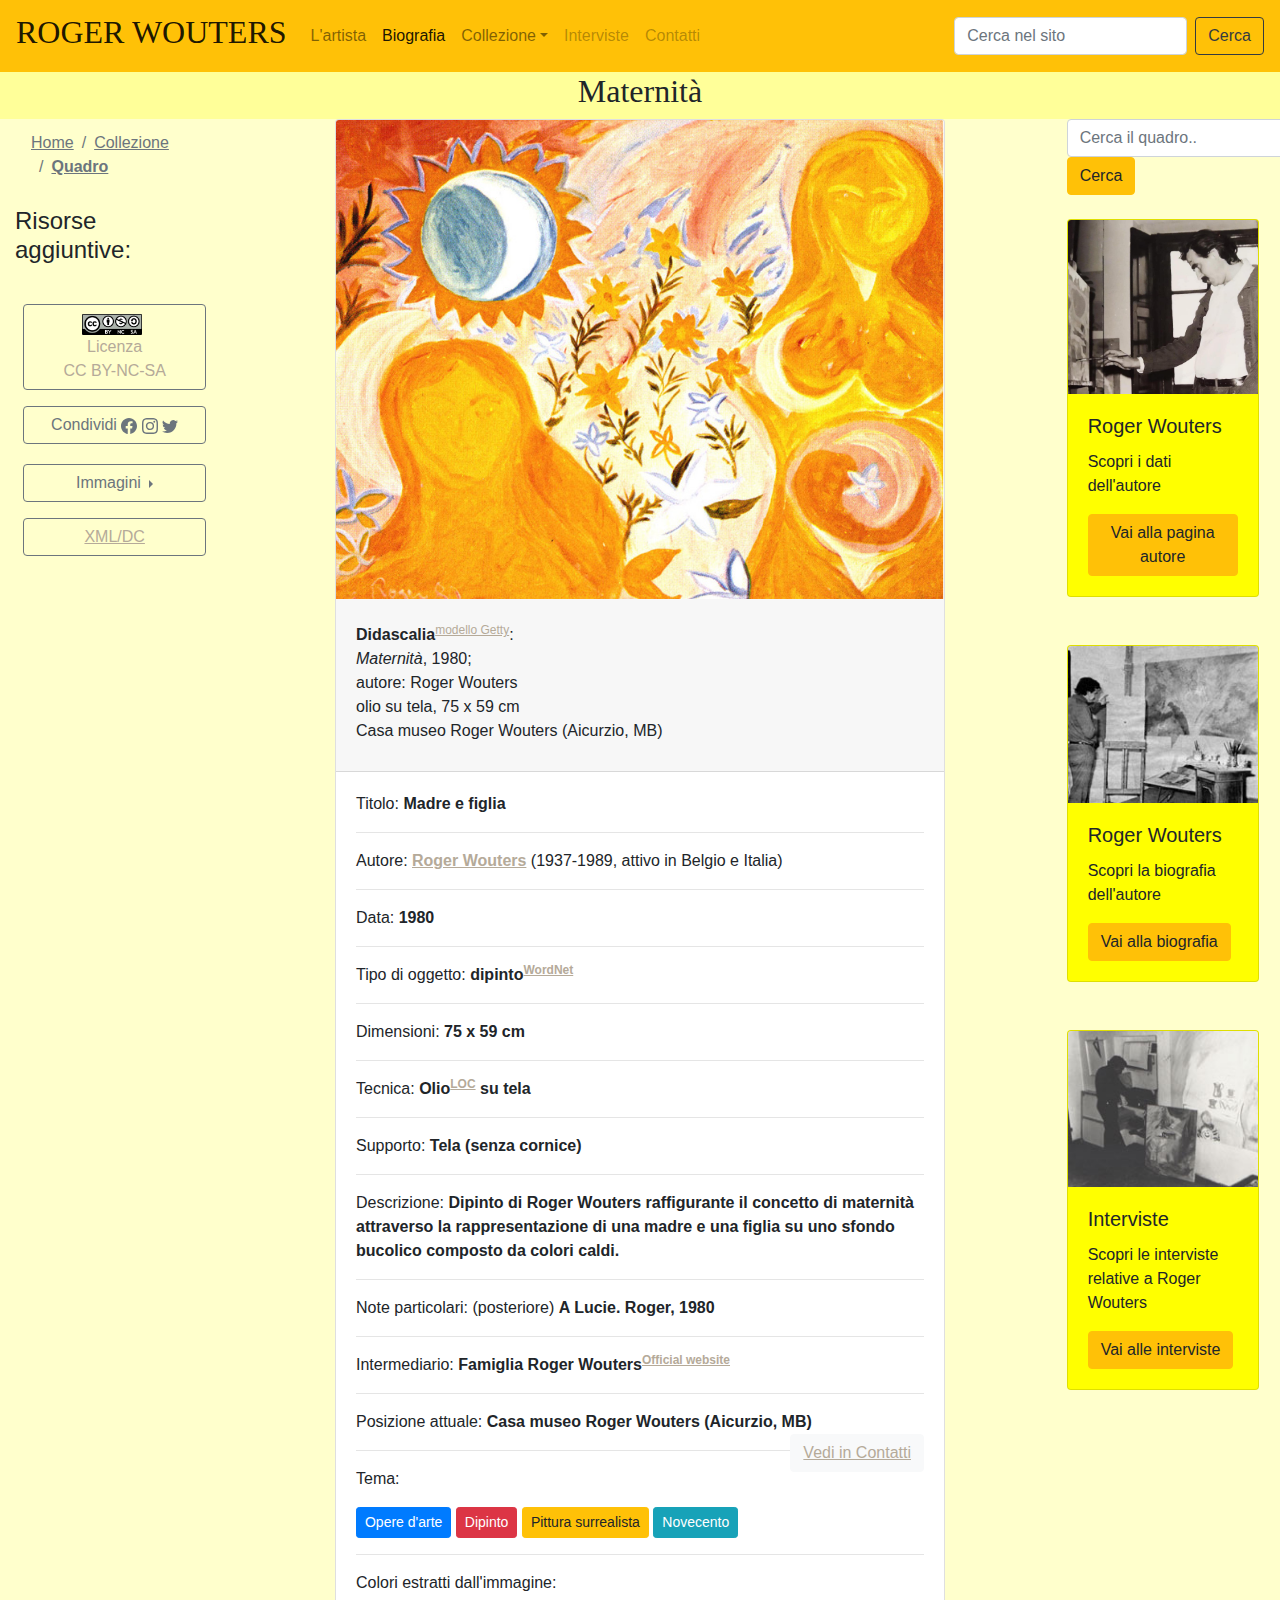
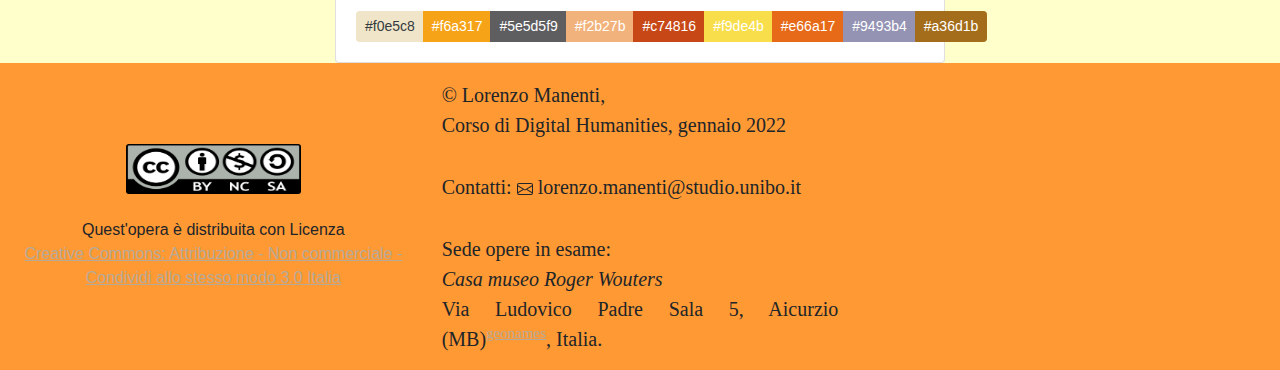
<file: item.html>
<!DOCTYPE html>
<html lang="it">
	<head>
		<title>Maternità, Roger Wouters</title>

		<!-- I meta servono per metadatare cioé descrivere il mio documento -->
		<meta charset= "UTF-8"/>
		<meta name="keywords" content="Roger Wouters, Lorenzo Manenti, arte"/>
		<meta name="description" content= "Opere e biografia di Roger Wouters"/>
		<meta name="author" content= "Lorenzo Manenti"/>
		<meta name="viewport" content="width=device-width, intial-scale=1-0"/> <!--Dovrebbe essere per rendere responsive-->

		<link rel="stylesheet" type="text/css" href="bootstrap/css/bootstrap.min.css">
		<link rel="stylesheet" href="style/style.css"/>
		<!--voglio utilizzare i nomi delle icone di google così come sono nel CSS google-->
		<link rel="stylesheet" href="https://fonts.googleapis.com/icon?family=Material+Icons">	
	</head>
	<body>
		<header>
			<nav class="navbar navbar-expand-lg navbar-light bg-warning">
				<a class="navbar-brand menu-item" href="index.html">
					<h2>ROGER WOUTERS</h2>
				</a>
				<button class="navbar-toggler" type="button" data-toggle="collapse" data-target="#navbarScroll" aria-controls="navbarScroll" aria-expanded="false" aria-label="Toggle navigation">
					<span class="navbar-toggler-icon"></span>
				</button>
				<div class="collapse navbar-collapse" id="navbarScroll">
					<ul class="navbar-nav mr-auto my-2 my-lg-0 navbar-nav-scroll" style="max-height: 100px;">
						<li class="nav-item">
							<a class="nav-link menu-item" href="artista.html">L'artista<span class="sr-only">(current)</span></a>
						</li>
						<li class="nav-item">
							<a class="nav-link menu-item active" href="biografia.html">Biografia</a>
						</li>
						<li class="nav-item dropdown">
							<a class="nav-link dropdown-toggle menu-item" href="browser.html" id="navbarScrollingDropdown" role="button" data-toggle="dropdown" aria-expanded="false">Collezione</a>
							<ul class="dropdown-menu" aria-labelledby="navbarScrollingDropdown">
								<li><a class="dropdown-item menu-item" href="browser.html">Tutti i quadri</a></li>
								<li>
									<hr class="dropdown-divider">
								</li>
								<li><a class="dropdown-item menu-item" href="disabled">Primi anni</a></li>
								<li><a class="dropdown-item menu-item" href="anniitaliani.html">Anni italiani</a></li>
								<li><a class="dropdown-item menu-item" href="disabled">Ultimi anni</a></li>
							</ul>
						</li>
						<li class="nav-item">
							<a class="nav-link disabled menu-item">Interviste</a>
						</li>
						<li class="nav-item">
							<a class="nav-link disabled menu-item">Contatti</a>
						</li>
					</ul>
					<form class="d-flex">
						<input class="form-control mr-2" type="search" placeholder="Cerca nel sito" aria-label="Cerca nel sito">
						<button class="btn btn-outline-dark" type="submit">Cerca</button>
					</form>
				</div>
			</nav>
		</header>

		<section id="sfondo">
			<div class="container-fluid">
				<div class="row">
					<div class="container-fluid" id="fasciaintestazione"><h2>Maternità</h2></div>
				</div>
				<div class="row">
					<div class="col-md-2">
						<aside>
		                    <nav aria-label="breadcrumb">
								<ol class="breadcrumb">
									<li class="breadcrumb-item"><a class="breadcrumb-link" href="index.html">Home</a></li>
									<li class="breadcrumb-item"><a class="breadcrumb-link" href="browser.html">Collezione</a></li>
									<li class="breadcrumb-item"><a class="breadcrumb-link" href="item.html"><b>Quadro</b></a></li>
								</ol>
							</nav>
							<h4 class="mb-2">Risorse aggiuntive:</h4>
							<br>
							<div class="btn-group-toggle">
								<label class="btn btn-outline-secondary m-2 w-100">
									<input type="radio">
										<!-- licenza -->
									<a class="menu-item" href="https://creativecommons.org/licenses/by-nc-sa/3.0/it/" target="_blank" title="Licenza Creative Commons CC-BY-NC-SA">
										<img id="licenza" alt="Creative Commons License" src="creativecommons.png" /><br>Licenza<br> CC BY-NC-SA</a>
								</label>
							</div>
		                       
							<div class="btn-group-toggle">
								<label class="btn btn-outline-secondary m-2 w-100">
									<input type="radio"> Condividi
									<svg xmlns="http://www.w3.org/2000/svg" width="16" height="16" fill="currentColor" class="bi bi-facebook" viewBox="0 0 16 16">
			  							<path d="M16 8.049c0-4.446-3.582-8.05-8-8.05C3.58 0-.002 3.603-.002 8.05c0 4.017 2.926 7.347 6.75 7.951v-5.625h-2.03V8.05H6.75V6.275c0-2.017 1.195-3.131 3.022-3.131.876 0 1.791.157 1.791.157v1.98h-1.009c-.993 0-1.303.621-1.303 1.258v1.51h2.218l-.354 2.326H9.25V16c3.824-.604 6.75-3.934 6.75-7.951z"/>
									</svg>
									<svg xmlns="http://www.w3.org/2000/svg" width="16" height="16" fill="currentColor" class="bi bi-instagram" viewBox="0 0 16 16">
										<path d="M8 0C5.829 0 5.556.01 4.703.048 3.85.088 3.269.222 2.76.42a3.917 3.917 0 0 0-1.417.923A3.927 3.927 0 0 0 .42 2.76C.222 3.268.087 3.85.048 4.7.01 5.555 0 5.827 0 8.001c0 2.172.01 2.444.048 3.297.04.852.174 1.433.372 1.942.205.526.478.972.923 1.417.444.445.89.719 1.416.923.51.198 1.09.333 1.942.372C5.555 15.99 5.827 16 8 16s2.444-.01 3.298-.048c.851-.04 1.434-.174 1.943-.372a3.916 3.916 0 0 0 1.416-.923c.445-.445.718-.891.923-1.417.197-.509.332-1.09.372-1.942C15.99 10.445 16 10.173 16 8s-.01-2.445-.048-3.299c-.04-.851-.175-1.433-.372-1.941a3.926 3.926 0 0 0-.923-1.417A3.911 3.911 0 0 0 13.24.42c-.51-.198-1.092-.333-1.943-.372C10.443.01 10.172 0 7.998 0h.003zm-.717 1.442h.718c2.136 0 2.389.007 3.232.046.78.035 1.204.166 1.486.275.373.145.64.319.92.599.28.28.453.546.598.92.11.281.24.705.275 1.485.039.843.047 1.096.047 3.231s-.008 2.389-.047 3.232c-.035.78-.166 1.203-.275 1.485a2.47 2.47 0 0 1-.599.919c-.28.28-.546.453-.92.598-.28.11-.704.24-1.485.276-.843.038-1.096.047-3.232.047s-2.39-.009-3.233-.047c-.78-.036-1.203-.166-1.485-.276a2.478 2.478 0 0 1-.92-.598 2.48 2.48 0 0 1-.6-.92c-.109-.281-.24-.705-.275-1.485-.038-.843-.046-1.096-.046-3.233 0-2.136.008-2.388.046-3.231.036-.78.166-1.204.276-1.486.145-.373.319-.64.599-.92.28-.28.546-.453.92-.598.282-.11.705-.24 1.485-.276.738-.034 1.024-.044 2.515-.045v.002zm4.988 1.328a.96.96 0 1 0 0 1.92.96.96 0 0 0 0-1.92zm-4.27 1.122a4.109 4.109 0 1 0 0 8.217 4.109 4.109 0 0 0 0-8.217zm0 1.441a2.667 2.667 0 1 1 0 5.334 2.667 2.667 0 0 1 0-5.334z"/>
									</svg>
									<svg xmlns="http://www.w3.org/2000/svg" width="16" height="16" fill="currentColor" class="bi bi-twitter" viewBox="0 0 16 16">
										<path d="M5.026 15c6.038 0 9.341-5.003 9.341-9.334 0-.14 0-.282-.006-.422A6.685 6.685 0 0 0 16 3.542a6.658 6.658 0 0 1-1.889.518 3.301 3.301 0 0 0 1.447-1.817 6.533 6.533 0 0 1-2.087.793A3.286 3.286 0 0 0 7.875 6.03a9.325 9.325 0 0 1-6.767-3.429 3.289 3.289 0 0 0 1.018 4.382A3.323 3.323 0 0 1 .64 6.575v.045a3.288 3.288 0 0 0 2.632 3.218 3.203 3.203 0 0 1-.865.115 3.23 3.23 0 0 1-.614-.057 3.283 3.283 0 0 0 3.067 2.277A6.588 6.588 0 0 1 .78 13.58a6.32 6.32 0 0 1-.78-.045A9.344 9.344 0 0 0 5.026 15z"/>
									</svg>
								</label>
							</div>
		                    <!-- download immagini -->
							<div class="dropdown dropright m-2 w-100">
								<button class="btn btn-outline-secondary mt-1 dropdown-toggle w-100" type="button" id="dropdownMenuButton" data-toggle="dropdown" aria-haspopup="true" aria-expanded="false">
									<i class="bi bi-download"></i>Immagini
								</button>
								<div class="dropdown-menu p-3" aria-labelledby="dropdownMenuButton">
									<div class="mb-2 w-100">
										<span>Scarica le immagini da</span>
										<input class="input-number mr-sm-2" type="number" min="1" max="2" placeholder="1">
										<span>a</span>
										<input class="input-number mr-sm-2" type="number" min="1" max="2" placeholder="2">
										<span>in:</span>
									</div>
									<div class="form-check">
										<input class="form-check-input" type="radio" name="exampleRadios" value="option1" checked>
										<label class="form-check-label">JPG
										</label>
									</div>
									<div class="form-check">
										<input class="form-check-input" type="radio" name="exampleRadios" value="option2">
										<label class="form-check-label">PNG
										</label>
									</div>
									<div class="form-check">
										<input class="form-check-input" type="radio" name="exampleRadios" value="option3">
										<label class="form-check-label">PDF
										</label>
									</div>
									<button type="button" class="btn btn-primary mt-2">Scarica</button>
								</div>
							</div>
							<!-- download XML/DC -->
							<div class="btn-group-toggle">
								<label class="btn btn-outline-secondary m-2 w-100">
									<input type="radio">
										<a href="raccolta.xml" target="_blank" title="raccolta.xml"> XML/DC
										</a>
								</label>
							</div>
		                </aside>
					</div>
					<div class="col-md-1">
					</div>
					<div class="col-md-6">
						<div class="card w-100">
  							<img class="card-img-top" src="immagini/madreefiglia.jpeg" alt="Card image cap">
  							  <!-- introduzione -->
                            <div class="card-header pt-4">
                                <p class="text-justify">
                                <b>Didascalia</b><sup><a href="http://www.getty.edu/research/publications/electronic_publications/cdwa/examples/figures/fig17.html" title="modello Getty">modello Getty</a></sup>:
                                <br><i>Maternità</i>, 1980;
                                <br>
                                autore: Roger Wouters
                                <br>
                                olio su tela, 75 x 59 cm
                                <br>
                                Casa museo Roger Wouters (Aicurzio, MB)
                            </div>
                            <!-- metadati -->
                            <div class="card-body">
                                <p class="card-text">Titolo: <b>Madre e figlia</b></p>
                                <hr>
                                <p class="card-text">Autore: <a href="artista.html" title="Roger Wouters"><b>Roger Wouters</b></a> (1937-1989, attivo in Belgio e Italia)</p>
                                <hr>
                                <p class="card-text">Data: <b>1980</b></p>
                                <hr>
                                <p class="card-text">Tipo di oggetto: <b>dipinto<sup><a href="http://wordnetweb.princeton.edu/perl/webwn?s=painting&sub=Search+WordNet&o2=&o0=1&o8=1&o1=1&o7=&o5=&o9=&o6=&o3=&o4=&h=101123122312312312231231230222222123123123123123020000" target="_blank" title="Vedi su WordNet">WordNet</a></sup></b></p>
                                <hr>
                                <p class="card-text">Dimensioni: <b>75 x 59 cm</b></p>
                                <hr>
                                <p class="card-text">Tecnica: <b>Olio<sup><a href="https://id.loc.gov/authorities/subjects/sh85096661.html" target="_blank" title="LOC oil painting">LOC</a></sup> su tela</b></p>
                                <hr>
                                <p class="card-text">Supporto: <b>Tela (senza cornice)</b></p>
                                <hr>
                                <p class="card-text">Descrizione: <b>Dipinto di Roger Wouters raffigurante il concetto di maternità attraverso la rappresentazione di una madre e una figlia su uno sfondo bucolico composto da colori caldi.</b></p>
                                <hr>
                                <p class="card-text">Note particolari: (posteriore) <b>A Lucie. Roger, 1980</b></p>
                                <hr>
                                <p class="card-text">Intermediario: <b>Famiglia Roger Wouters<sup><a href="http://www.rogerwouters.com" target="_blank"title="Sito web famiglia Roger Wouters">Official website</a></sup></b></p>
                                <hr>
                                <p class="card-text">Posizione attuale: <b>Casa museo Roger Wouters (Aicurzio, MB)</b>
                                <button type="button" class="btn btn-light float-right"><a href="disabled" title="localizzazione Casa Museo Roger Wouters">Vedi in Contatti</a></button>
                                </p>
                                <hr>
                                <p class="card-text">Tema:</p>
                                <!-- tag -->
                                <div>
                                    <button type="button" class="btn btn-primary btn-sm"><i class="bi bi-tag-fill"></i>Opere d'arte</button>
                                    <button type="button" class="btn btn-danger btn-sm"><i
                                       	class="bi bi-tag-fill"></i>Dipinto</button>
                                    <button type="button" class="btn btn-warning btn-sm"><i class="bi bi-tag-fill"></i>Pittura surrealista</button>
                                    <button type="button" class="btn btn-info btn-sm"><i class="bi bi-tag-fill"></i>Novecento</button>
                                </div>
                                <hr>
                                <p class="card-text">Colori estratti dall'immagine:</p>
                                <div class="btn-group" role="group" aria-label="Palette estratta dall'immagine">
                                    <button type="button" class="btn btn-secondary btn-sm text-dark"
                                        style="background-color: #f0e5c8; border-color: #f0e5c8;">#f0e5c8</button>
                                    <button type="button" class="btn btn-secondary btn-sm"
                                        style="background-color: #f6a317; border-color: #f6a317;">#f6a317</button>
                                    <button type="button" class="btn btn-secondary btn-sm"
                                        style="background-color: #5e5d5f; border-color: #5e5d5f;">#5e5d5f9</button>
                                    <button type="button" class="btn btn-secondary btn-sm"
                                        style="background-color: #f2b27b; border-color: #f2b27b;">#f2b27b</button>
                                    <button type="button" class="btn btn-secondary btn-sm"
                                        style="background-color: #c74816; border-color: #c74816;">
                                    #c74816</button>
                                    <button type="button" class="btn btn-secondary btn-sm"
                                        style="background-color: #f9de4b; border-color: #f9de4b;">#f9de4b
                                    </button>
                                    <button type="button" class="btn btn-secondary btn-sm"
                                        style="background-color: #e66a17; border-color: #e66a17;">#e66a17
                                    </button>
									<button type="button" class="btn btn-secondary btn-sm" style="background-color: #9493b4; border-color: #9493b4;">#9493b4
									</button>
                                    <button type="button" class="btn btn-secondary btn-sm" style="background-color: #a36d1b; border-color: #a36d1b;">#a36d1b
                                    </button>
                                </div>
                            </div>
                        </div>
                    </div>
                    <div class="col-md-1">
                    </div>
					<div class="col-md-2">
						<div class="row">
							<form class="form-inline mb-4">
								<div class="form-group">
									<input type="quadro" class="form-control" id="cercailquadro" placeholder="Cerca il quadro..">
								</div>
								<button type="submit" class="btn btn-warning">Cerca</button>
							</form>
							<br>
							<div class="card aside-card">
								<img src="immagini/roger/roger.jpeg" class="card-img-top">
								<div class="card-body">
									<h5 class="card-title">Roger Wouters</h5>
									<p class="card-text">Scopri i dati dell'autore</p>
									<a href="artista.html" class="btn btn-warning">Vai alla pagina autore</a>
								</div>
							</div>
						</div>
						<br>
						<br>
						<div class="row">
							<div class="card aside-card">
								<img src="immagini/roger/foto03.jpeg" class="card-img-top" alt="...">
								<div class="card-body">
									<h5 class="card-title">Roger Wouters</h5>
									<p class="card-text">Scopri la biografia dell'autore</p>
									<a href="biografia.html" class="btn btn-warning">Vai alla biografia</a>
								</div>
							</div>
						</div>
						<br>
						<br>
						<div class="row">
							<div class="card aside-card">
								<img src="immagini/roger/foto07.jpeg" class="card-img-top" alt="...">
								<div class="card-body">
									<h5 class="card-title">Interviste</h5>
									<p class="card-text">Scopri le interviste relative a Roger Wouters</p>
									<a href="disabled" class="btn btn-warning">Vai alle interviste</a>
								</div>
							</div>
						</div>
					</div>
					<!--fine aside destra-->
				</div>
			</div>
		</section>

		<footer>
		    <div class="container-fluid">
		    	<div class="row justify-content-between align-items-center">
			         <div class="col-md-4">
			          <a rel="license" href="https://creativecommons.org/licenses/by-nc-sa/3.0/it/" target="_blank"><img alt="Licenza Creative Commons" src="creativecommons.png" id="creative">
			          <br>
			          <br>
			          </a>
			          Quest'opera è distribuita con Licenza
			          <br>
			          <a rel="license" href="http://creativecommons.org/licenses/by-nc-nd/3.0/" class="link" target="_blank">Creative Commons: Attribuzione - Non commerciale - Condividi allo stesso modo 3.0 Italia</a>
			        </div>
			        <div class="col-md-4">
			        	<p class="lead mb-0 pb-1 pt-1">&copy; Lorenzo Manenti, 
			        	<br>
			        	Corso di Digital Humanities, gennaio 2022</p>
			        	<br>
				        <p class="lead mb-0 pb-1 pt-1">
				        	<b>Contatti:</b>
				            <svg xmlns="http://www.w3.org/2000/svg" width="16" height="16" fill="currentColor" class="bi bi-envelope" viewBox="0 0 16 16">
				            	<path d="M0 4a2 2 0 0 1 2-2h12a2 2 0 0 1 2 2v8a2 2 0 0 1-2 2H2a2 2 0 0 1-2-2V4zm2-1a1 1 0 0 0-1 1v.217l7 4.2 7-4.2V4a1 1 0 0 0-1-1H2zm13 2.383-4.758 2.855L15 11.114v-5.73zm-.034 6.878L9.271 8.82 8 9.583 6.728 8.82l-5.694 3.44A1 1 0 0 0 2 13h12a1 1 0 0 0 .966-.739zM1 11.114l4.758-2.876L1 5.383v5.73z"/>
				            </svg>
				            lorenzo.manenti@studio.unibo.it
				        </p>
				        <br>
				        <p class="lead mb-0 pb-1 pt-1"><b>Sede opere in esame:</b> 
			        	<br><i>Casa museo Roger Wouters</i> 
			        	<br>Via Ludovico Padre Sala 5, Aicurzio (MB)<sup><a href="https://www.geonames.org/6535142/aicurzio.html" title="Aicurzio Geonames">geonames</a></sup>, Italia. 
			        	</p>
			        </div>
			        <div class="col-md-4">
			        	<iframe src="https://www.google.com/maps/embed?pb=!1m18!1m12!1m3!1d697.3986298194437!2d9.41319182925009!3d45.63888139869395!2m3!1f0!2f0!3f0!3m2!1i1024!2i768!4f13.1!3m3!1m2!1s0x4786b19a88869ffb%3A0xf96f136ffa3da013!2sVia%20Padre%20Antonio%20Ludovico%20Sala%2C%205%2C%2020886%20Aicurzio%20MB!5e0!3m2!1sit!2sit!4v1643198783852!5m2!1sit!2sit" width="600" height="450" style="border:0;" allowfullscreen="" loading="lazy"></iframe>
			        </div>
		    	</div>
		    </div>
		</footer>

		<script src="https://code.jquery.com/jquery-3.5.1.slim.min.js" integrity="sha384-DfXdz2htPH0lsSSs5nCTpuj/zy4C+OGpamoFVy38MVBnE+IbbVYUew+OrCXaRkfj" crossorigin="anonymous"></script>
		<!--Bootstrap JS -->
		<script src="bootstrap/js/bootstrap.bundle.min.js"> </script>
		<!--importazione jquery necessaria per Bootstrap -->
	</body>
</html>
</file>
<file: style/style.css>
/* ELEMENTI */
h1 {
  font-family: copperplate;
  font-size:60px;
}

h2 {
  font-family: copperplate;
  text-align: center;
}

h3 {
  font-family: copperplate;
  text-align: justify;
}

h6 {
  font-family: garamond;
  text-align: center;
}

table {
  border: 5px;
}

footer {
  background-color: #ff9933;
  text-align: center;
}

iframe {
  height:300px;
  width:400px;
  align-items: center;
}

a {
  color: #B5AA99;
  text-decoration: underline;
}

a:hover {
  color: #006B60;
  font-weight: 900;
}

a.btn {
  text-decoration: none;
}

/* CLASSI */
.menu-item {
  text-decoration: none;
}

.lead {
  font-family: garamond;
  text-align: justify;
}

#paratesto {
  font-family: copperplate;
  text-align: right;
}

.aside-card {
  width: 12rem;
  background-color: yellow
}

.breadcrumb {
  background: transparent;
}

.breadcrumb-link {
  color: #6c757d;
}

/* ID */
#fasciaintestazione {
  background-color: #ffff99;
  text-align: center;
  border-bottom: ;
}

#tulipani {
  opacity: 0.8;
}

#madreefiglia {
  opacity: 0.5;
}

#navbar {
  background-color: #ffb84d;
}

#sfondo {
  background-color: #ffffcc;
}

#bottonenavbar {
  align-content: grid-row-end;
}

#nero {
  color: black;
}

#cercailquadro {
  margin-right: 10px;
}

#firma {
  font-family: copperplate;
  text-align: right;
}

#licenza {
  border-width: 0;
  width: 60px;
  margin-right: 5px;
}

#creative {
  height:50px;
  width:175px;
}
</file>
